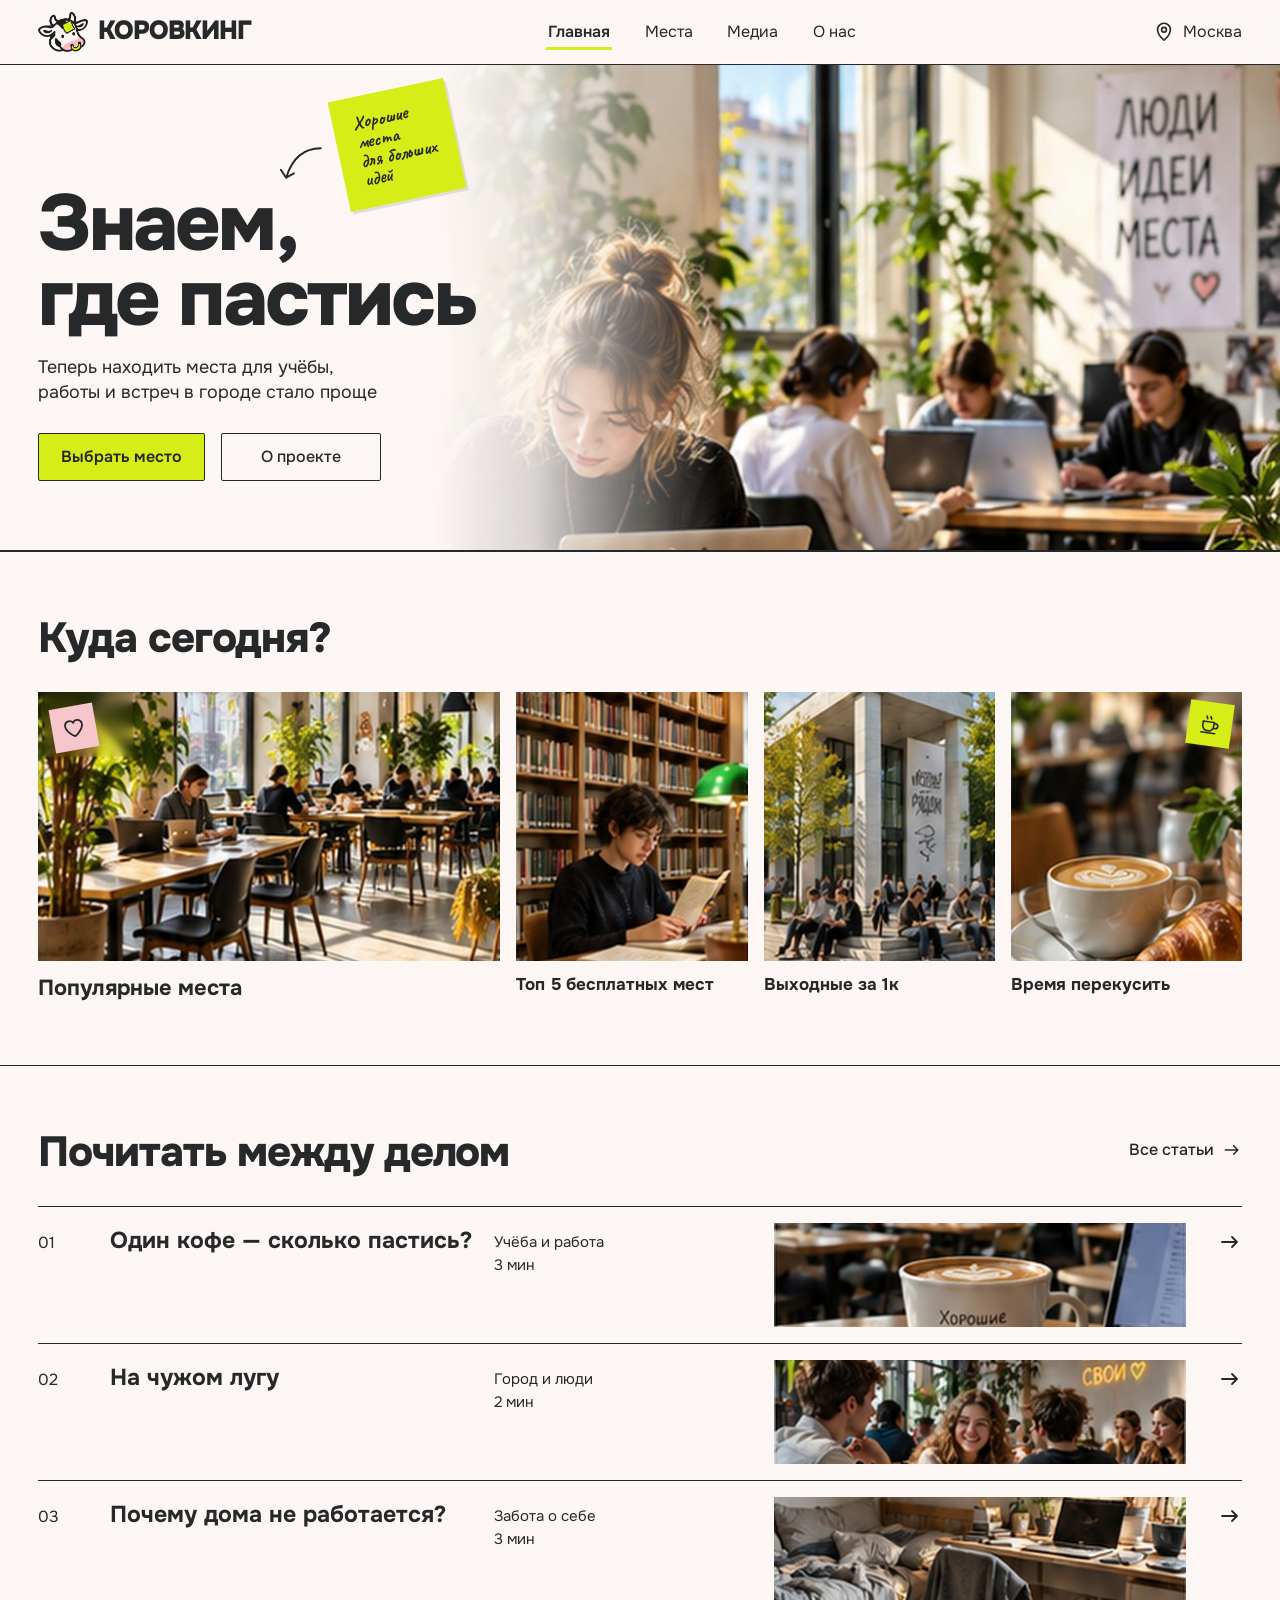
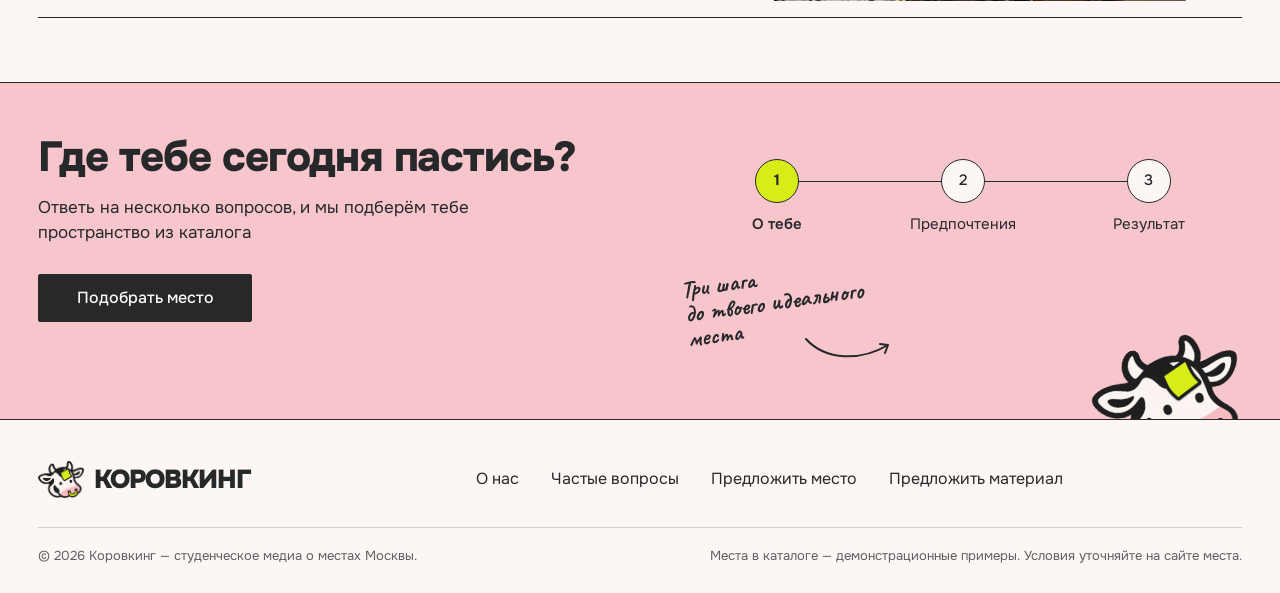
<file: index.html>
<!doctype html>
<html lang="ru">
<head>
  <meta charset="utf-8">
  <meta name="viewport" content="width=device-width, initial-scale=1">
  <title>Коровкинг — места Москвы для учёбы, работы и встреч</title>
  <meta name="description" content="Студенческое медиа и каталог мест Москвы, где удобно учиться, работать и встречаться с командой.">
  <meta name="theme-color" content="#FCF7F4">
  <link rel="icon" type="image/png" href="assets/brand/favicon.png">
  <link rel="apple-touch-icon" href="assets/brand/apple-touch-icon.png">
  <link rel="preconnect" href="https://fonts.googleapis.com">
  <link rel="preconnect" href="https://fonts.gstatic.com" crossorigin>
  <link rel="stylesheet" href="https://fonts.googleapis.com/css2?family=Caveat:wght@600;700&family=Onest:wght@400;500;600;700;800;900&display=swap">
  <link rel="stylesheet" href="css/base.css">
  <link rel="stylesheet" href="css/pages.css">
</head>
<body data-page="home">
  <div data-site-header></div>

  <main id="main">
    <!-- 1. Первый экран -->
    <section class="hero" aria-labelledby="hero-title">
      <div class="hero__media">
        <img src="assets/images/hero-home.jpg" alt="Студентка конспектирует за ноутбуком со стикерами в светлом коворкинге" width="739" height="651" fetchpriority="high">
      </div>
      <div class="container hero__inner">
        <div class="hero__text">
          <p class="sticker hero__sticker" aria-hidden="true">Хорошие<br>места<br>для больших<br>идей</p>
          <svg class="hero__arrow" viewBox="0 0 60 50" aria-hidden="true"><path d="M54 6C38 6 22 14 14 40m0 0-6-9m6 9 9-5" fill="none" stroke="currentColor" stroke-width="2.2" stroke-linecap="round" stroke-linejoin="round"/></svg>
          <h1 class="h-display" id="hero-title">Знаем,<br>где пастись</h1>
          <p class="hero__lead">Теперь находить места для учёбы, работы и&nbsp;встреч в городе стало проще</p>
          <div class="hero__actions">
            <a class="btn btn--lime" href="places.html">Выбрать место</a>
            <a class="btn" href="about.html">О проекте</a>
          </div>
        </div>
      </div>
    </section>

    <!-- 2. Куда сегодня? -->
    <section class="section picks" aria-labelledby="picks-title">
      <div class="container">
        <h2 class="h2 section__title" id="picks-title">Куда сегодня?</h2>
        <ul class="picks__grid" role="list">
          <li class="pick pick--wide">
            <a class="pick__link" href="places.html?sort=popular">
              <span class="pick__media">
                <img src="assets/images/pick-popular.jpg" alt="Большой светлый зал, где люди работают за ноутбуками" width="459" height="346" loading="lazy">
                <span class="pick__sticker pick__sticker--heart" aria-hidden="true"><svg viewBox="0 0 24 24"><path d="M12 20.3S3.5 15.2 3.5 9.1A4.6 4.6 0 0 1 12 6.6a4.6 4.6 0 0 1 8.5 2.5c0 6.1-8.5 11.2-8.5 11.2Z" fill="none" stroke="currentColor" stroke-width="1.8"/></svg></span>
              </span>
              <span class="pick__title">Популярные места</span>
            </a>
          </li>
          <li class="pick">
            <a class="pick__link" href="places.html?free=1&amp;sort=popular">
              <span class="pick__media"><img src="assets/images/pick-free.jpg" alt="Студент читает книгу за столом в библиотеке" width="237" height="346" loading="lazy"></span>
              <span class="pick__title" data-free-title>Бесплатные места</span>
            </a>
          </li>
          <li class="pick">
            <a class="pick__link" href="places.html?weekend=1&amp;budget=1000&amp;sort=popular">
              <span class="pick__media"><img src="assets/images/pick-weekend.jpg" alt="Люди сидят на ступенях светлого культурного центра" width="237" height="346" loading="lazy"></span>
              <span class="pick__title">Выходные за 1к</span>
            </a>
          </li>
          <li class="pick">
            <a class="pick__link" href="places.html?cat=food&amp;sort=popular">
              <span class="pick__media">
                <img src="assets/images/pick-snack.jpg" alt="Капучино и круассан на столике кафе" width="237" height="346" loading="lazy">
                <span class="pick__sticker pick__sticker--cup" aria-hidden="true"><svg viewBox="0 0 24 24"><path d="M5 10h11v4a5 5 0 0 1-5 5h-1a5 5 0 0 1-5-5v-4Zm11 1h1.5a2.5 2.5 0 0 1 0 5H15.5M8 4.5c0 1.2 1 1.3 1 2.5m3-2.5c0 1.2 1 1.3 1 2.5M4 21h14" fill="none" stroke="currentColor" stroke-width="1.6" stroke-linecap="round"/></svg></span>
              </span>
              <span class="pick__title">Время перекусить</span>
            </a>
          </li>
        </ul>
      </div>
    </section>

    <!-- 3. Почитать между делом -->
    <section class="section reads" aria-labelledby="reads-title">
      <div class="container">
        <div class="section__head">
          <h2 class="h2" id="reads-title">Почитать между делом</h2>
          <a class="link-arrow link-arrow--plain" href="media.html">Все статьи <svg class="icon" aria-hidden="true"><use href="assets/icons/sprite.svg#i-arrow-right"></use></svg></a>
        </div>
        <ol class="read-rows" role="list" data-home-reads>
          <!-- строки статей рендерит js/home.js из data/articles.js -->
        </ol>
        <noscript><p><a href="media.html">Перейти ко всем статьям</a></p></noscript>
      </div>
    </section>

    <!-- 4. Квиз -->
    <section class="cta-pink quiz-cta" aria-labelledby="quiz-cta-title">
      <div class="container quiz-cta__inner">
        <div class="quiz-cta__text">
          <h2 class="h2" id="quiz-cta-title">Где тебе сегодня пастись?</h2>
          <p>Ответь на несколько вопросов, и мы подберём тебе пространство из каталога</p>
          <a class="btn btn--dark quiz-cta__btn" href="quiz.html">Подобрать место</a>
        </div>
        <div class="quiz-cta__steps" aria-hidden="true">
          <ol class="steps-line" role="list">
            <li class="is-current"><span>1</span>О тебе</li>
            <li><span>2</span>Предпочтения</li>
            <li><span>3</span>Результат</li>
          </ol>
          <p class="hand quiz-cta__note">Три шага<br>до твоего идеального<br>места</p>
          <svg class="quiz-cta__curve" viewBox="0 0 90 30"><path d="M2 8c20 22 55 22 82 6m0 0-8-1m8 1-3 8" fill="none" stroke="currentColor" stroke-width="2" stroke-linecap="round" stroke-linejoin="round"/></svg>
        </div>
        <img class="quiz-cta__cow" src="assets/brand/logo-cow.png" alt="" width="195" height="154" loading="lazy">
      </div>
    </section>
  </main>

  <div data-site-footer></div>

  <script src="data/places.js"></script>
  <script src="data/articles.js"></script>
  <script src="js/core.js"></script>
  <script src="js/layout.js"></script>
  <script src="js/home.js"></script>
</body>
</html>
</file>
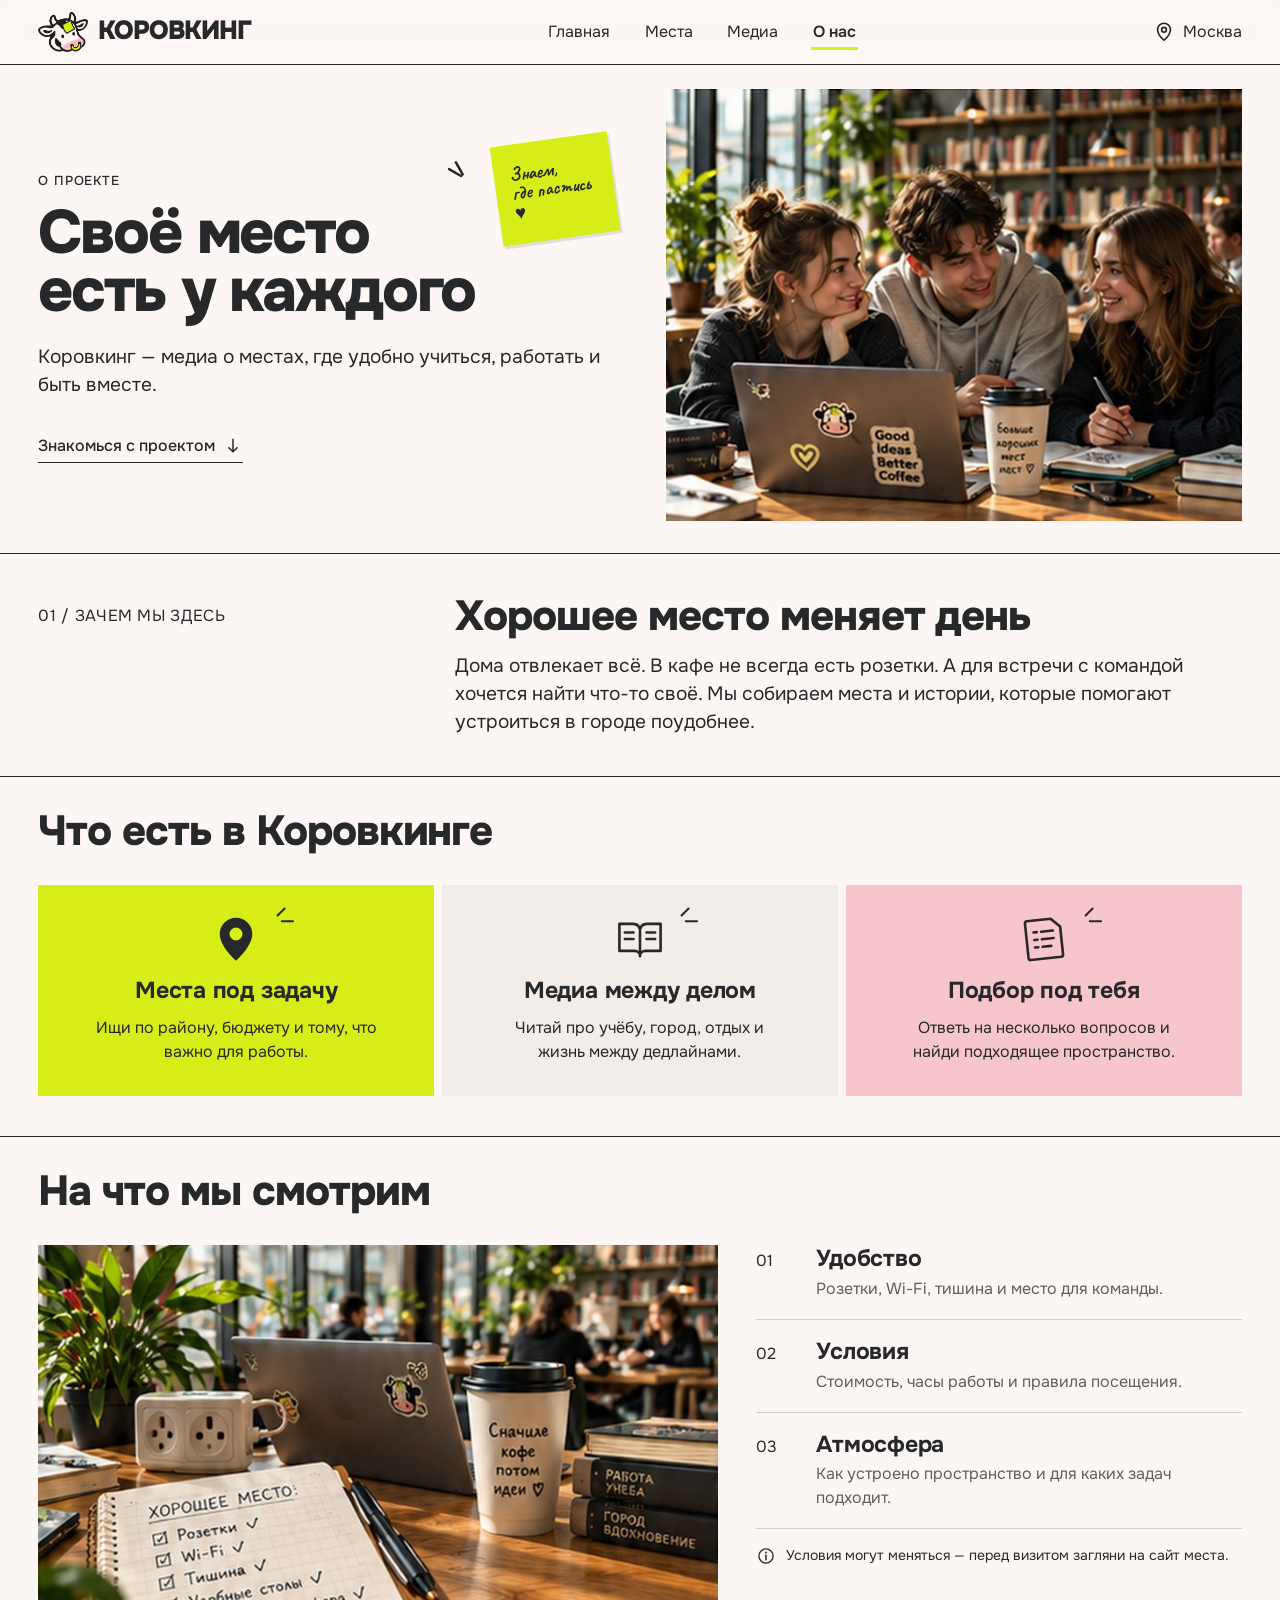
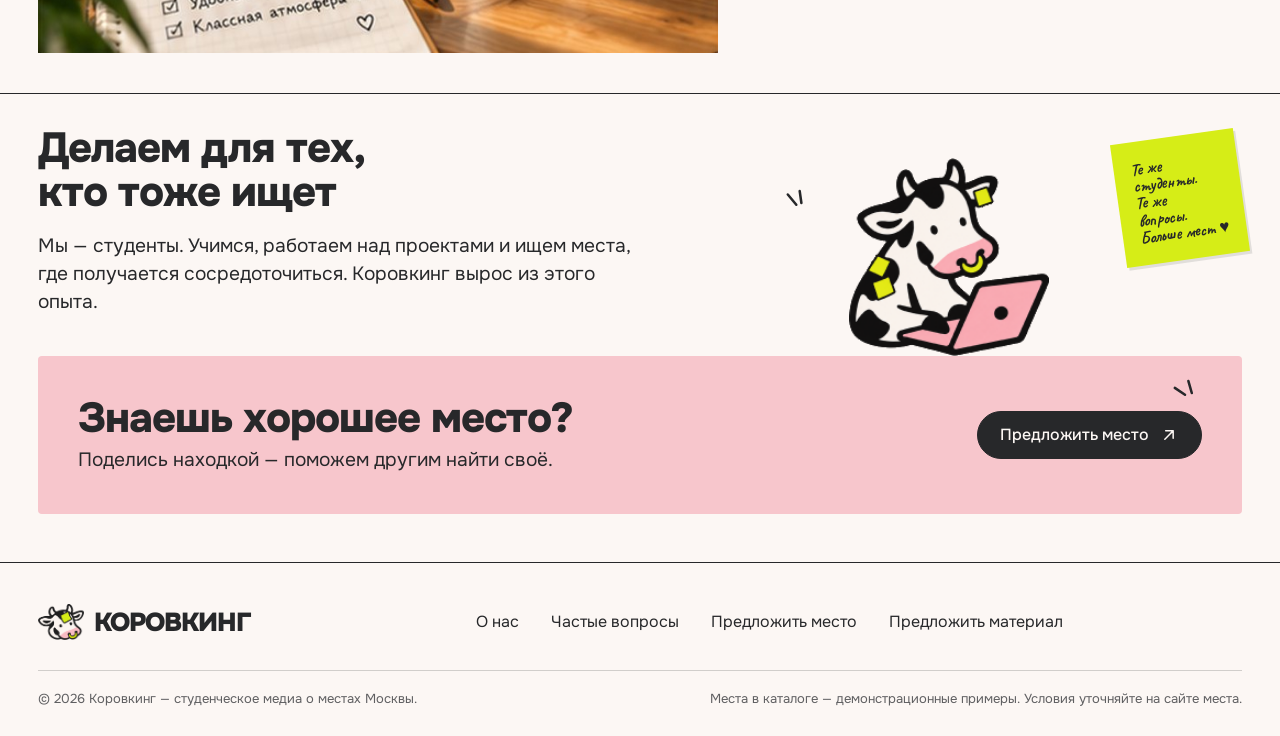
<file: about.html>
<!doctype html>
<html lang="ru">
<head>
  <meta charset="utf-8">
  <meta name="viewport" content="width=device-width, initial-scale=1">
  <title>О проекте — Коровкинг</title>
  <meta name="description" content="Коровкинг — студенческое медиа о местах Москвы, где удобно учиться, работать и быть вместе.">
  <meta name="theme-color" content="#FCF7F4">
  <link rel="icon" type="image/png" href="assets/brand/favicon.png">
  <link rel="apple-touch-icon" href="assets/brand/apple-touch-icon.png">
  <link rel="preconnect" href="https://fonts.googleapis.com">
  <link rel="preconnect" href="https://fonts.gstatic.com" crossorigin>
  <link rel="stylesheet" href="https://fonts.googleapis.com/css2?family=Caveat:wght@600;700&family=Onest:wght@400;500;600;700;800;900&display=swap">
  <link rel="stylesheet" href="css/base.css">
  <link rel="stylesheet" href="css/pages.css">
</head>
<body data-page="about">
  <div data-site-header></div>

  <main id="main">
    <!-- Своё место есть у каждого -->
    <section class="container about-hero" aria-labelledby="about-title">
      <div class="about-hero__text">
        <p class="eyebrow">О проекте</p>
        <h1 class="h-display about-hero__title" id="about-title">Своё место есть у&nbsp;каждого</h1>
        <p class="lead">Коровкинг — медиа о местах, где удобно учиться, работать и быть вместе.</p>
        <a class="link-arrow about-hero__link" href="#why">Знакомься с проектом
          <svg class="icon" aria-hidden="true"><use href="assets/icons/sprite.svg#i-arrow-down"></use></svg></a>
        <svg class="sparks about-hero__sparks" viewBox="0 0 40 40" aria-hidden="true"><path d="M6 12l14 8M14 4l8 14" stroke="currentColor" stroke-width="3" stroke-linecap="round"/></svg>
        <p class="sticker about-hero__sticker" aria-hidden="true">Знаем,<br>где пастись ♥</p>
      </div>
      <div class="about-hero__media">
        <img src="assets/images/about-hero.jpg" alt="Трое студентов смеются и работают вместе за ноутбуком в библиотеке" width="649" height="483">
      </div>
    </section>

    <!-- Хорошее место меняет день -->
    <section class="container about-why" id="why" aria-labelledby="why-title">
      <p class="about-why__label">01 / Зачем мы здесь</p>
      <div>
        <h2 class="h2" id="why-title">Хорошее место меняет день</h2>
        <p class="lead">Дома отвлекает всё. В кафе не всегда есть розетки. А для встречи с командой хочется найти что-то своё. Мы собираем места и истории, которые помогают устроиться в городе поудобнее.</p>
      </div>
    </section>

    <!-- Что есть в Коровкинге -->
    <section class="container about-features" aria-labelledby="features-title">
      <h2 class="h2 section__title" id="features-title">Что есть в Коровкинге</h2>
      <ul class="tiles" role="list">
        <li class="tile tile--lime">
          <svg class="sparks tile__sparks" viewBox="0 0 40 40" aria-hidden="true"><path d="M8 18l10-10M14 26h16" stroke="currentColor" stroke-width="3" stroke-linecap="round"/></svg>
          <svg class="tile__icon" aria-hidden="true"><use href="assets/icons/sprite.svg#i-pin-fill"></use></svg>
          <h3 class="h3"><a class="tile__link" href="places.html">Места под задачу</a></h3>
          <p>Ищи по району, бюджету и тому, что важно для работы.</p>
        </li>
        <li class="tile tile--sand">
          <svg class="sparks tile__sparks" viewBox="0 0 40 40" aria-hidden="true"><path d="M8 18l10-10M14 26h16" stroke="currentColor" stroke-width="3" stroke-linecap="round"/></svg>
          <svg class="tile__icon" aria-hidden="true"><use href="assets/icons/sprite.svg#i-book"></use></svg>
          <h3 class="h3"><a class="tile__link" href="media.html">Медиа между делом</a></h3>
          <p>Читай про учёбу, город, отдых и жизнь между дедлайнами.</p>
        </li>
        <li class="tile tile--pink">
          <svg class="sparks tile__sparks" viewBox="0 0 40 40" aria-hidden="true"><path d="M8 18l10-10M14 26h16" stroke="currentColor" stroke-width="3" stroke-linecap="round"/></svg>
          <svg class="tile__icon" aria-hidden="true"><use href="assets/icons/sprite.svg#i-checklist"></use></svg>
          <h3 class="h3"><a class="tile__link" href="quiz.html">Подбор под тебя</a></h3>
          <p>Ответь на несколько вопросов и найди подходящее пространство.</p>
        </li>
      </ul>
    </section>

    <!-- На что мы смотрим -->
    <section class="container about-criteria" aria-labelledby="criteria-title">
      <h2 class="h2 section__title" id="criteria-title">На что мы смотрим</h2>
      <div class="about-criteria__grid">
        <div class="about-criteria__media">
          <img src="assets/images/about-checklist.jpg" alt="Стол с ноутбуком, удлинителем, кофе и чек-листом: розетки, Wi-Fi, тишина, удобные столы, атмосфера" width="775" height="469" loading="lazy">
        </div>
        <div>
          <ol class="criteria" role="list">
            <li><span class="criteria__num">01</span><div><h3 class="h3">Удобство</h3><p>Розетки, Wi-Fi, тишина и место для команды.</p></div></li>
            <li><span class="criteria__num">02</span><div><h3 class="h3">Условия</h3><p>Стоимость, часы работы и правила посещения.</p></div></li>
            <li><span class="criteria__num">03</span><div><h3 class="h3">Атмосфера</h3><p>Как устроено пространство и для каких задач подходит.</p></div></li>
          </ol>
          <p class="notice criteria__note"><svg class="icon" aria-hidden="true"><use href="assets/icons/sprite.svg#i-info"></use></svg><span>Условия могут меняться — перед визитом загляни на сайт места.</span></p>
        </div>
      </div>
    </section>

    <!-- Делаем для тех, кто тоже ищет -->
    <section class="container about-us" aria-labelledby="us-title">
      <div class="about-us__text">
        <h2 class="h2" id="us-title">Делаем для тех,<br>кто тоже ищет</h2>
        <p class="lead">Мы — студенты. Учимся, работаем над проектами и ищем места, где получается сосредоточиться. Коровкинг вырос из этого опыта.</p>
      </div>
      <div class="about-us__art" aria-hidden="true">
        <svg class="sparks about-us__sparks" viewBox="0 0 40 40"><path d="M8 10l10 12M22 6l2 14" stroke="currentColor" stroke-width="3" stroke-linecap="round"/></svg>
        <img src="assets/brand/mascot-laptop.png" alt="" width="182" height="180" loading="lazy">
        <p class="sticker about-us__sticker">Те же<br>студенты.<br>Те же<br>вопросы.<br>Больше мест ♥</p>
      </div>
    </section>

    <!-- Знаешь хорошее место? -->
    <section class="container suggest-cta-wrap" aria-labelledby="suggest-title">
      <div class="cta-pink suggest-cta">
        <div>
          <h2 class="h2" id="suggest-title">Знаешь хорошее место?</h2>
          <p class="lead">Поделись находкой — поможем другим найти своё.</p>
        </div>
        <button type="button" class="btn btn--dark btn--pill" data-open-form="place">Предложить место
          <svg class="icon" aria-hidden="true"><use href="assets/icons/sprite.svg#i-arrow-up-right"></use></svg></button>
        <svg class="sparks suggest-cta__sparks" viewBox="0 0 40 40" aria-hidden="true"><path d="M8 14l12 8M24 6l4 14" stroke="currentColor" stroke-width="3" stroke-linecap="round"/></svg>
      </div>
    </section>
  </main>

  <div data-site-footer></div>

  <script src="data/places.js"></script>
  <script src="data/articles.js"></script>
  <script src="js/core.js"></script>
  <script src="js/layout.js"></script>
</body>
</html>
</file>
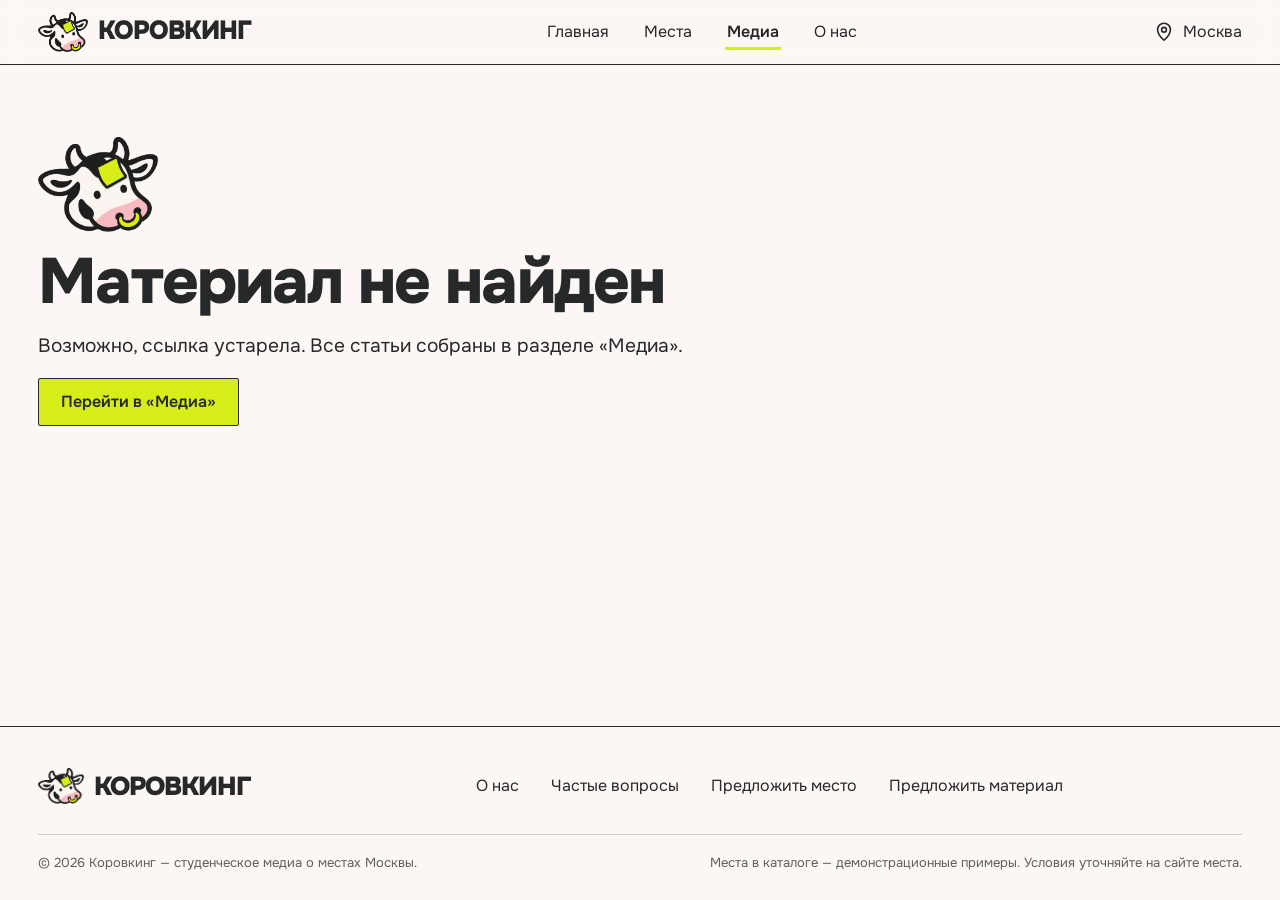
<file: article.html>
<!doctype html>
<html lang="ru">
<head>
  <meta charset="utf-8">
  <meta name="viewport" content="width=device-width, initial-scale=1">
  <title>Статья — Коровкинг</title>
  <meta name="description" content="Материал студенческого медиа «Коровкинг».">
  <meta name="theme-color" content="#FCF7F4">
  <link rel="icon" type="image/png" href="assets/brand/favicon.png">
  <link rel="apple-touch-icon" href="assets/brand/apple-touch-icon.png">
  <link rel="preconnect" href="https://fonts.googleapis.com">
  <link rel="preconnect" href="https://fonts.gstatic.com" crossorigin>
  <link rel="stylesheet" href="https://fonts.googleapis.com/css2?family=Caveat:wght@600;700&family=Onest:wght@400;500;600;700;800;900&display=swap">
  <link rel="stylesheet" href="css/base.css">
  <link rel="stylesheet" href="css/pages.css">
</head>
<body data-page="article">
  <div data-site-header></div>

  <main id="main" data-article-root>
    <!-- содержимое рендерит js/article.js по параметру ?id= -->
    <div class="container"><p class="loading">Загружаем материал…</p></div>
    <noscript><div class="container"><p>Для чтения включите JavaScript или вернитесь <a href="media.html">в «Медиа»</a>.</p></div></noscript>
  </main>

  <div data-site-footer></div>

  <script src="data/places.js"></script>
  <script src="data/articles.js"></script>
  <script src="js/core.js"></script>
  <script src="js/layout.js"></script>
  <script src="js/article.js"></script>
</body>
</html>
</file>
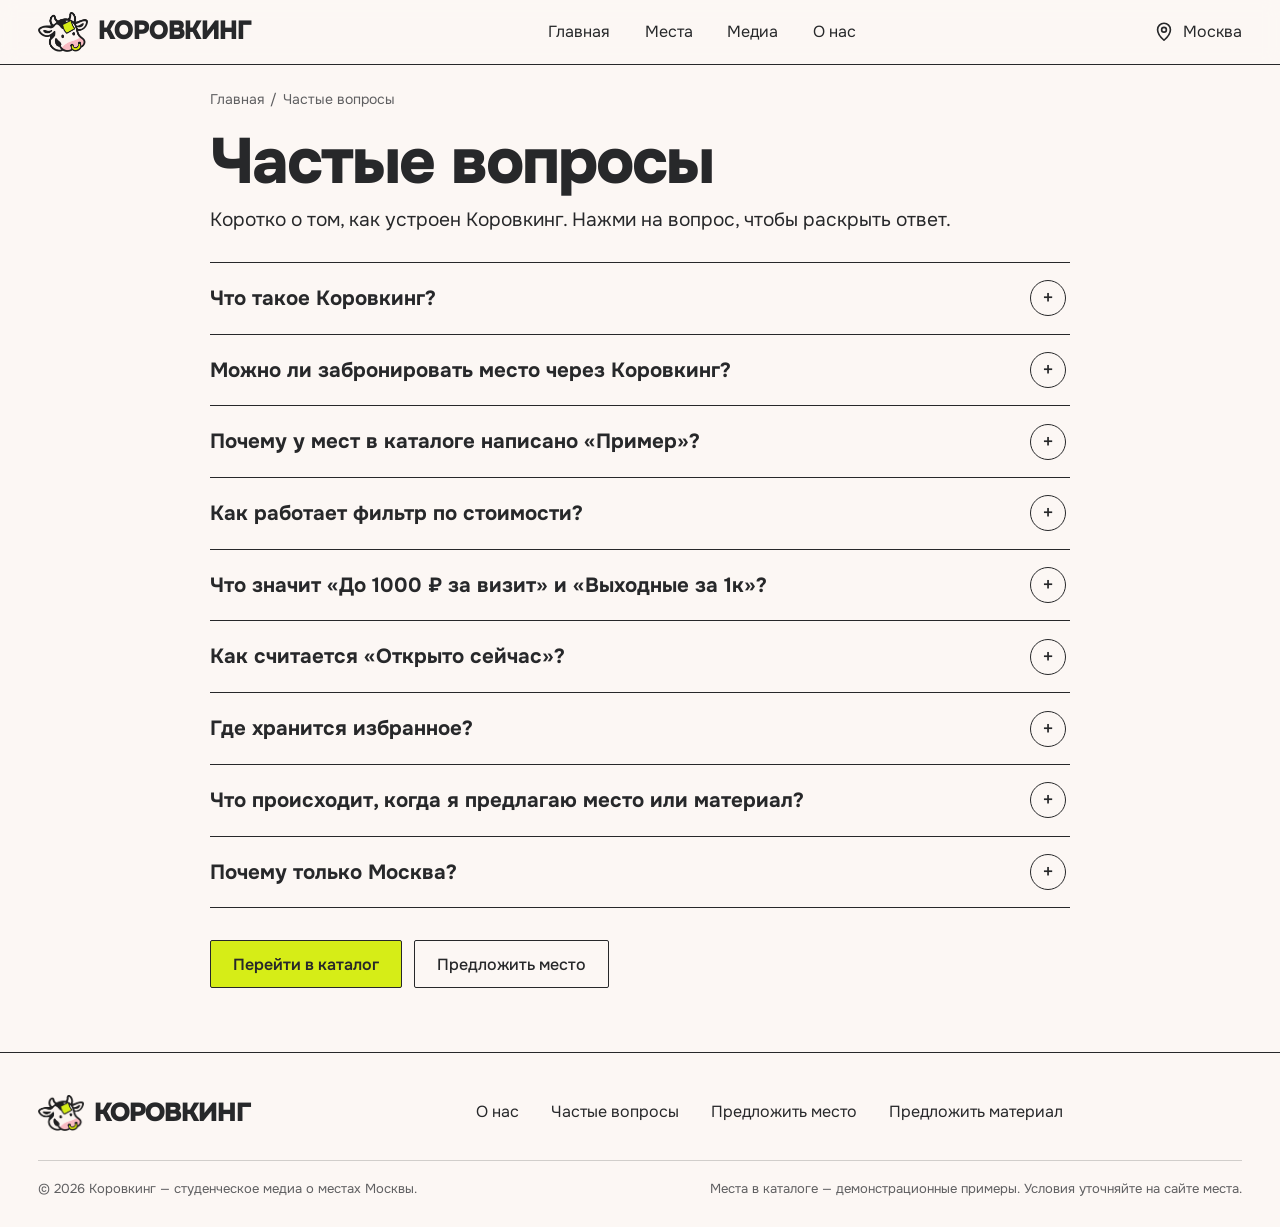
<file: faq.html>
<!doctype html>
<html lang="ru">
<head>
  <meta charset="utf-8">
  <meta name="viewport" content="width=device-width, initial-scale=1">
  <title>Частые вопросы — Коровкинг</title>
  <meta name="description" content="Ответы на частые вопросы о Коровкинге: каталог, стоимость, избранное, формы.">
  <meta name="theme-color" content="#FCF7F4">
  <link rel="icon" type="image/png" href="assets/brand/favicon.png">
  <link rel="apple-touch-icon" href="assets/brand/apple-touch-icon.png">
  <link rel="preconnect" href="https://fonts.googleapis.com">
  <link rel="preconnect" href="https://fonts.gstatic.com" crossorigin>
  <link rel="stylesheet" href="https://fonts.googleapis.com/css2?family=Caveat:wght@600;700&family=Onest:wght@400;500;600;700;800;900&display=swap">
  <link rel="stylesheet" href="css/base.css">
  <link rel="stylesheet" href="css/pages.css">
</head>
<body data-page="faq">
  <div data-site-header></div>

  <main id="main">
    <div class="container faq">
      <nav class="breadcrumbs" aria-label="Хлебные крошки"><ol>
        <li><a href="index.html">Главная</a></li><li aria-current="page">Частые вопросы</li>
      </ol></nav>
      <header class="faq__head">
        <h1 class="h1">Частые вопросы</h1>
        <p class="lead">Коротко о том, как устроен Коровкинг. Нажми на вопрос, чтобы раскрыть ответ.</p>
      </header>

      <div class="faq__list">
        <details class="faq-item">
          <summary>Что такое Коровкинг?</summary>
          <div class="faq-item__body">
            <p>Студенческое медиа и каталог мест Москвы, где удобно учиться, работать и встречаться с командой. Мы помогаем выбрать пространство и пишем про город, учёбу, работу и отдых.</p>
          </div>
        </details>
        <details class="faq-item">
          <summary>Можно ли забронировать место через Коровкинг?</summary>
          <div class="faq-item__body">
            <p>Нет. Мы не бронируем и не принимаем оплату — только помогаем выбрать. У настоящих мест в карточке есть кнопка «Перейти на сайт места»: бронирование и условия — там.</p>
          </div>
        </details>
        <details class="faq-item">
          <summary>Почему у мест в каталоге написано «Пример»?</summary>
          <div class="faq-item__body">
            <p>Сейчас каталог заполнен демонстрационными карточками, чтобы показать, как работают поиск, фильтры, карта и подбор. Их названия, цены и расписания придуманы, поэтому у них нет адресов и ссылок на сайты. Фотографии — визуальные примеры.</p>
          </div>
        </details>
        <details class="faq-item">
          <summary>Как работает фильтр по стоимости?</summary>
          <div class="faq-item__body">
            <p>У мест разные способы оплаты, и мы их не смешиваем:</p>
            <ul>
              <li><strong>₽ в час</strong> — коворкинги и антикафе;</li>
              <li><strong>средний чек</strong> — кафе, кофейни, пекарни и столовые;</li>
              <li><strong>вход</strong> — культурные пространства с билетом.</li>
            </ul>
            <p>Диапазон «от — до» сравнивает только места с выбранной единицей. Бесплатные места попадают в результат, если нижняя граница не указана.</p>
          </div>
        </details>
        <details class="faq-item">
          <summary>Что значит «До 1000 ₽ за визит» и «Выходные за 1к»?</summary>
          <div class="faq-item__body">
            <p>Это оценка одного визита: для кафе — средний чек, для мест с билетом — цена входа, для почасовых мест — два часа. «Выходные за 1к» дополнительно показывает только места, которые работают в субботу или воскресенье.</p>
          </div>
        </details>
        <details class="faq-item">
          <summary>Как считается «Открыто сейчас»?</summary>
          <div class="faq-item__body">
            <p>По расписанию из карточки и московскому времени, даже если ты сейчас в другом часовом поясе. Учитываются интервалы через полночь: если место работает с 12:00 до 02:00, в час ночи оно будет считаться открытым.</p>
          </div>
        </details>
        <details class="faq-item">
          <summary>Где хранится избранное?</summary>
          <div class="faq-item__body">
            <p>Только в твоём браузере (localStorage) на этом устройстве. Мы его не видим. Если очистить данные сайта или открыть другой браузер, избранное будет пустым.</p>
          </div>
        </details>
        <details class="faq-item">
          <summary>Что происходит, когда я предлагаю место или материал?</summary>
          <div class="faq-item__body">
            <p>Пока у сайта нет сервера, поэтому заявки никуда не отправляются. Форма сохраняет черновик на этом устройстве и предлагает скачать его текстовым файлом. Когда приём заявок заработает, мы напишем об этом здесь.</p>
          </div>
        </details>
        <details class="faq-item">
          <summary>Почему только Москва?</summary>
          <div class="faq-item__body">
            <p>Мы начинаем с города, где учимся сами. Другие города появятся, когда сможем рассказывать о них так же подробно.</p>
          </div>
        </details>
      </div>

      <div class="faq__actions">
        <a class="btn btn--lime" href="places.html">Перейти в каталог</a>
        <button type="button" class="btn" data-open-form="place">Предложить место</button>
      </div>
    </div>
  </main>

  <div data-site-footer></div>

  <script src="data/places.js"></script>
  <script src="data/articles.js"></script>
  <script src="js/core.js"></script>
  <script src="js/layout.js"></script>
</body>
</html>
</file>
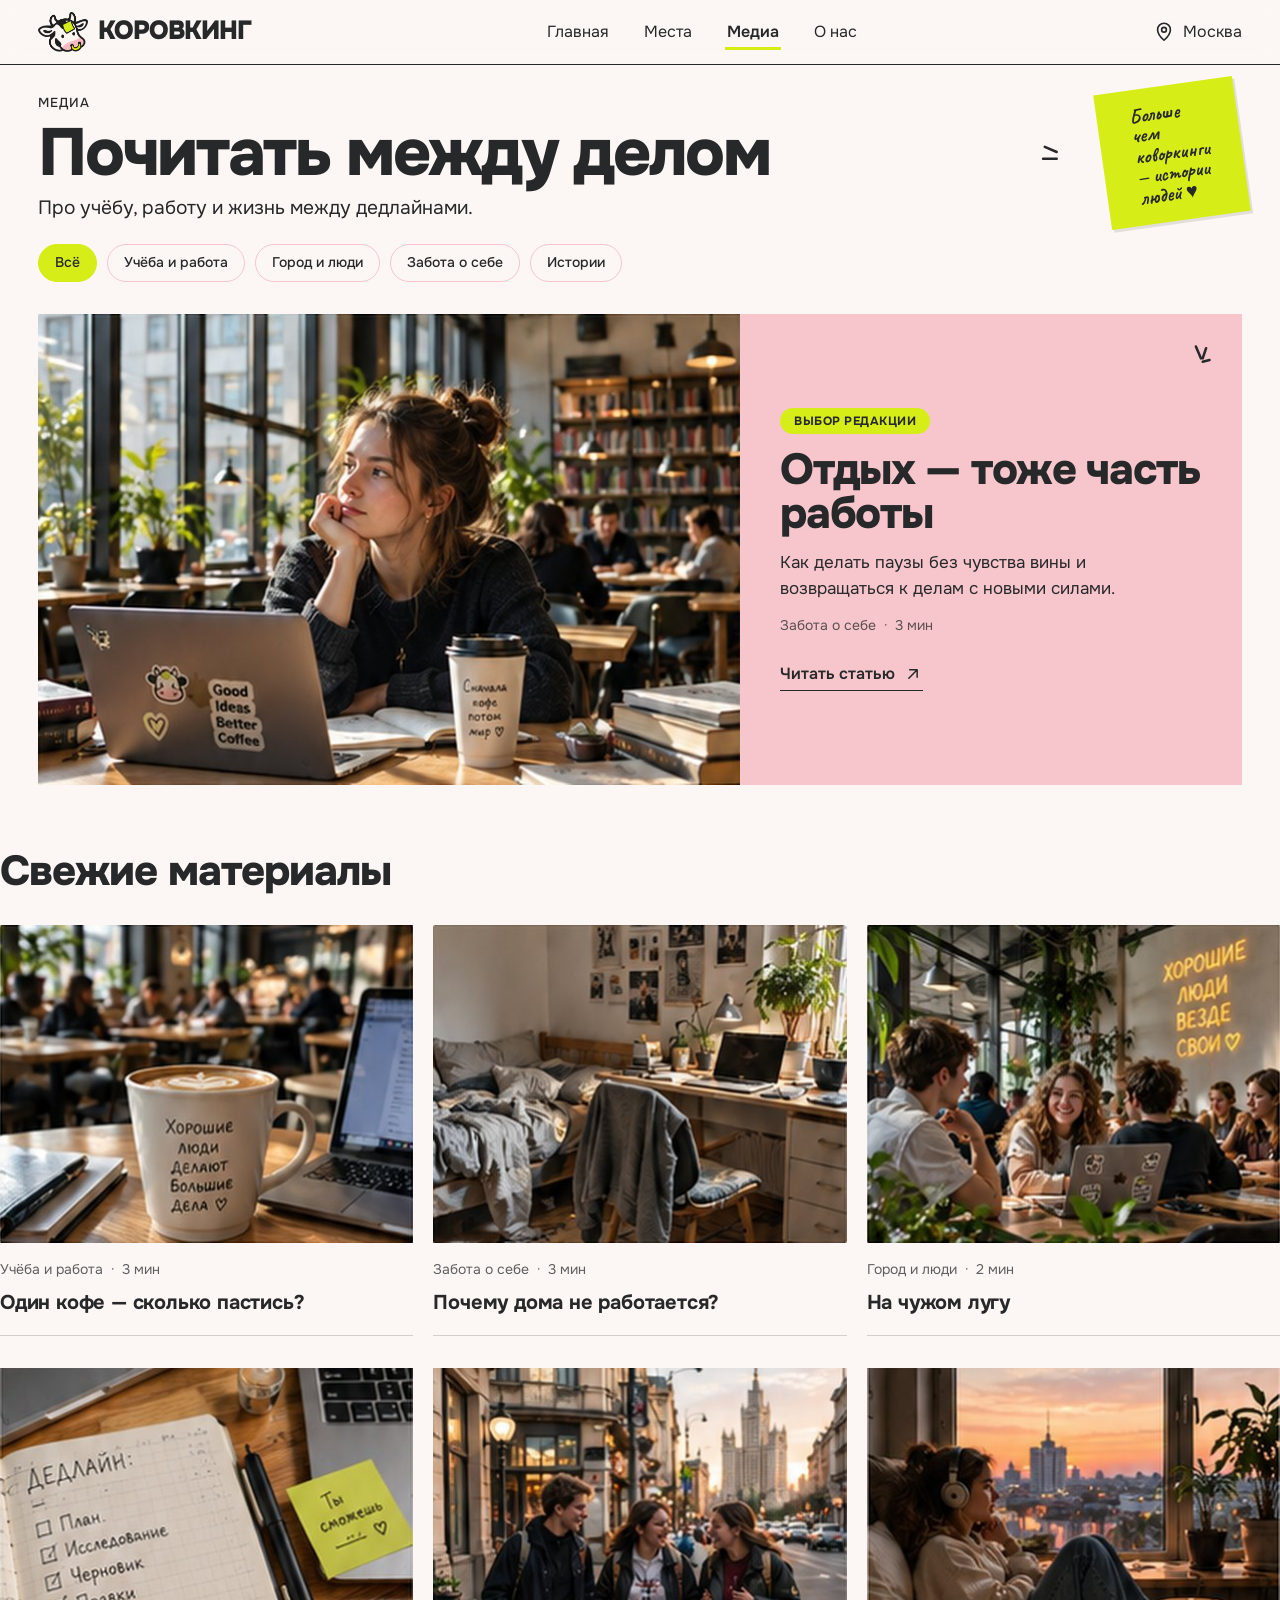
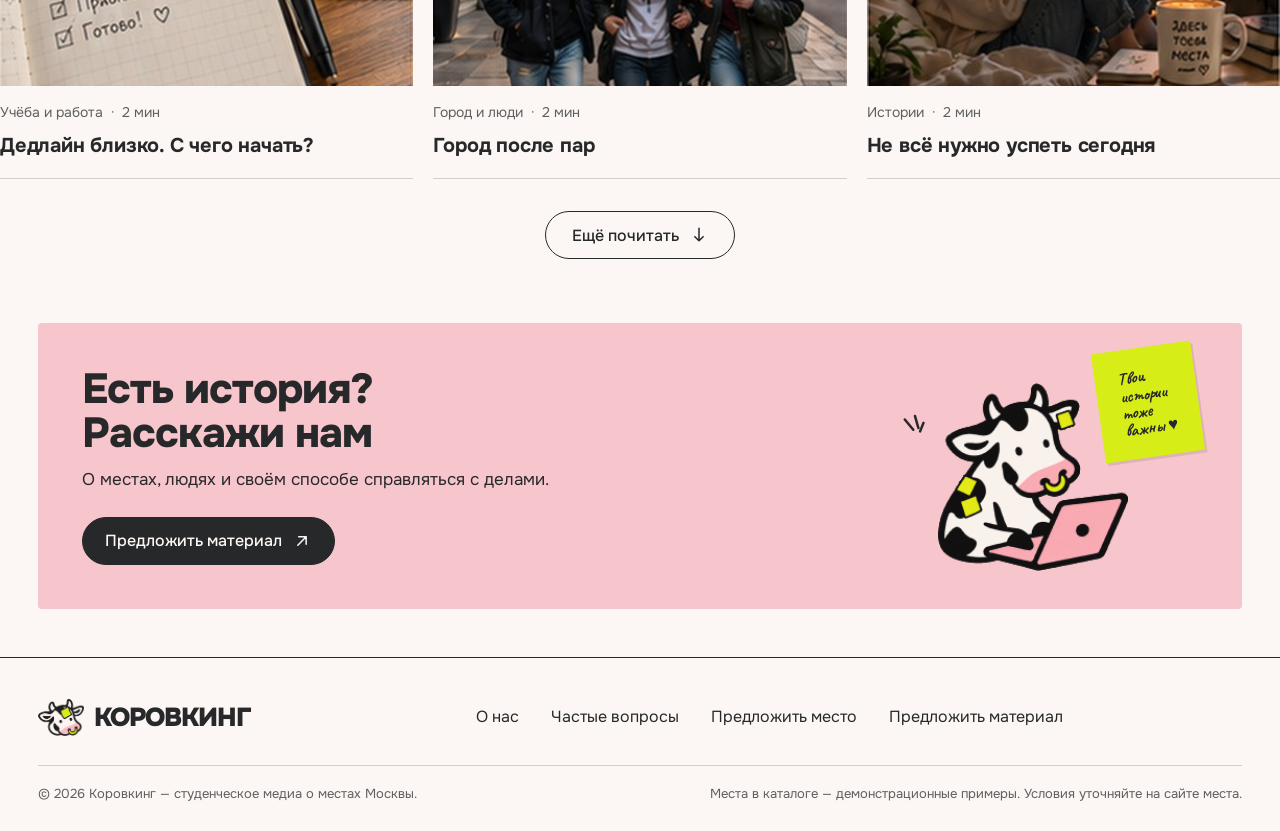
<file: media.html>
<!doctype html>
<html lang="ru">
<head>
  <meta charset="utf-8">
  <meta name="viewport" content="width=device-width, initial-scale=1">
  <title>Медиа — Коровкинг</title>
  <meta name="description" content="Про учёбу, работу и жизнь между дедлайнами: материалы студенческого медиа «Коровкинг».">
  <meta name="theme-color" content="#FCF7F4">
  <link rel="icon" type="image/png" href="assets/brand/favicon.png">
  <link rel="apple-touch-icon" href="assets/brand/apple-touch-icon.png">
  <link rel="preconnect" href="https://fonts.googleapis.com">
  <link rel="preconnect" href="https://fonts.gstatic.com" crossorigin>
  <link rel="stylesheet" href="https://fonts.googleapis.com/css2?family=Caveat:wght@600;700&family=Onest:wght@400;500;600;700;800;900&display=swap">
  <link rel="stylesheet" href="css/base.css">
  <link rel="stylesheet" href="css/pages.css">
</head>
<body data-page="media">
  <div data-site-header></div>

  <main id="main">
    <section class="container media-head" aria-labelledby="media-title">
      <p class="eyebrow">Медиа</p>
      <h1 class="h-display media-head__title" id="media-title">Почитать между делом</h1>
      <p class="lead">Про учёбу, работу и жизнь между дедлайнами.</p>
      <div class="rubrics" role="group" aria-label="Рубрики" data-rubrics>
        <button type="button" class="chip chip--outline" data-rubric="all" aria-pressed="true">Всё</button>
        <button type="button" class="chip chip--outline" data-rubric="study" aria-pressed="false">Учёба и работа</button>
        <button type="button" class="chip chip--outline" data-rubric="city" aria-pressed="false">Город и люди</button>
        <button type="button" class="chip chip--outline" data-rubric="care" aria-pressed="false">Забота о себе</button>
        <button type="button" class="chip chip--outline" data-rubric="stories" aria-pressed="false">Истории</button>
      </div>
      <svg class="sparks media-head__sparks" viewBox="0 0 40 40" aria-hidden="true"><path d="M8 14l14 6M6 28h16" stroke="currentColor" stroke-width="3" stroke-linecap="round"/></svg>
      <p class="sticker media-head__sticker" aria-hidden="true">Больше<br>чем<br>коворкинги<br>— истории<br>людей ♥</p>
    </section>

    <section class="container" aria-label="Выбор редакции" data-featured-wrap>
      <div data-featured></div>
    </section>

    <section class="container section media-feed" aria-labelledby="feed-title">
      <h2 class="h2 section__title" id="feed-title" data-feed-title>Свежие материалы</h2>
      <p class="media-feed__count visually-hidden" aria-live="polite" data-feed-count></p>
      <div class="article-grid" data-feed></div>
      <div class="media-feed__more">
        <button type="button" class="btn btn--pill" data-more>Ещё почитать
          <svg class="icon" aria-hidden="true"><use href="assets/icons/sprite.svg#i-arrow-down"></use></svg></button>
      </div>
    </section>

    <section class="container story-cta-wrap" aria-labelledby="story-title">
      <div class="cta-pink story-cta">
        <div class="story-cta__text">
          <h2 class="h2" id="story-title">Есть история?<br>Расскажи нам</h2>
          <p>О местах, людях и своём способе справляться с делами.</p>
          <button type="button" class="btn btn--dark btn--pill" data-open-form="material">Предложить материал
            <svg class="icon" aria-hidden="true"><use href="assets/icons/sprite.svg#i-arrow-up-right"></use></svg></button>
        </div>
        <div class="story-cta__art" aria-hidden="true">
          <svg class="sparks story-cta__sparks" viewBox="0 0 40 40"><path d="M8 10l10 12M20 6l4 14M30 14l-4 10" stroke="currentColor" stroke-width="3" stroke-linecap="round"/></svg>
          <img src="assets/brand/mascot-laptop.png" alt="" width="182" height="180" loading="lazy">
          <p class="sticker story-cta__sticker">Твои<br>истории<br>тоже<br>важны ♥</p>
        </div>
      </div>
    </section>
  </main>

  <div data-site-footer></div>

  <script src="data/places.js"></script>
  <script src="data/articles.js"></script>
  <script src="js/core.js"></script>
  <script src="js/layout.js"></script>
  <script src="js/media.js"></script>
</body>
</html>
</file>
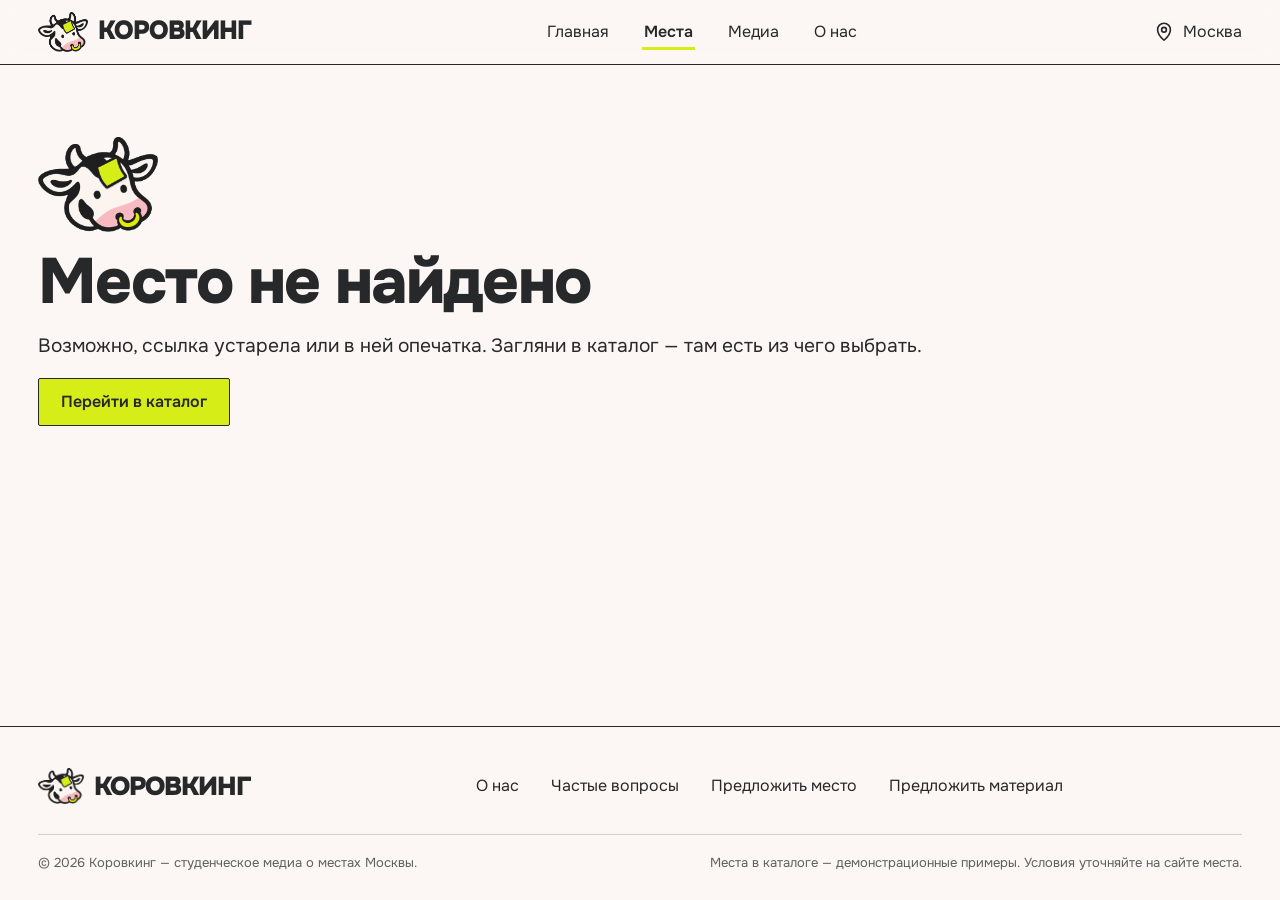
<file: place.html>
<!doctype html>
<html lang="ru">
<head>
  <meta charset="utf-8">
  <meta name="viewport" content="width=device-width, initial-scale=1">
  <title>Место — Коровкинг</title>
  <meta name="description" content="Карточка места: описание, расписание, стоимость, удобства и похожие места.">
  <meta name="theme-color" content="#FCF7F4">
  <link rel="icon" type="image/png" href="assets/brand/favicon.png">
  <link rel="apple-touch-icon" href="assets/brand/apple-touch-icon.png">
  <link rel="preconnect" href="https://fonts.googleapis.com">
  <link rel="preconnect" href="https://fonts.gstatic.com" crossorigin>
  <link rel="stylesheet" href="https://fonts.googleapis.com/css2?family=Caveat:wght@600;700&family=Onest:wght@400;500;600;700;800;900&display=swap">
  <link rel="stylesheet" href="css/base.css">
  <link rel="stylesheet" href="css/pages.css">
</head>
<body data-page="place">
  <div data-site-header></div>

  <main id="main" data-place-root>
    <!-- содержимое рендерит js/place.js по параметру ?id= -->
    <div class="container"><p class="loading">Загружаем место…</p></div>
    <noscript><div class="container"><p>Для просмотра карточки включите JavaScript или перейдите <a href="places.html">в каталог</a>.</p></div></noscript>
  </main>

  <div data-site-footer></div>

  <script src="data/places.js"></script>
  <script src="data/articles.js"></script>
  <script src="js/core.js"></script>
  <script src="js/layout.js"></script>
  <script src="js/place.js"></script>
</body>
</html>
</file>
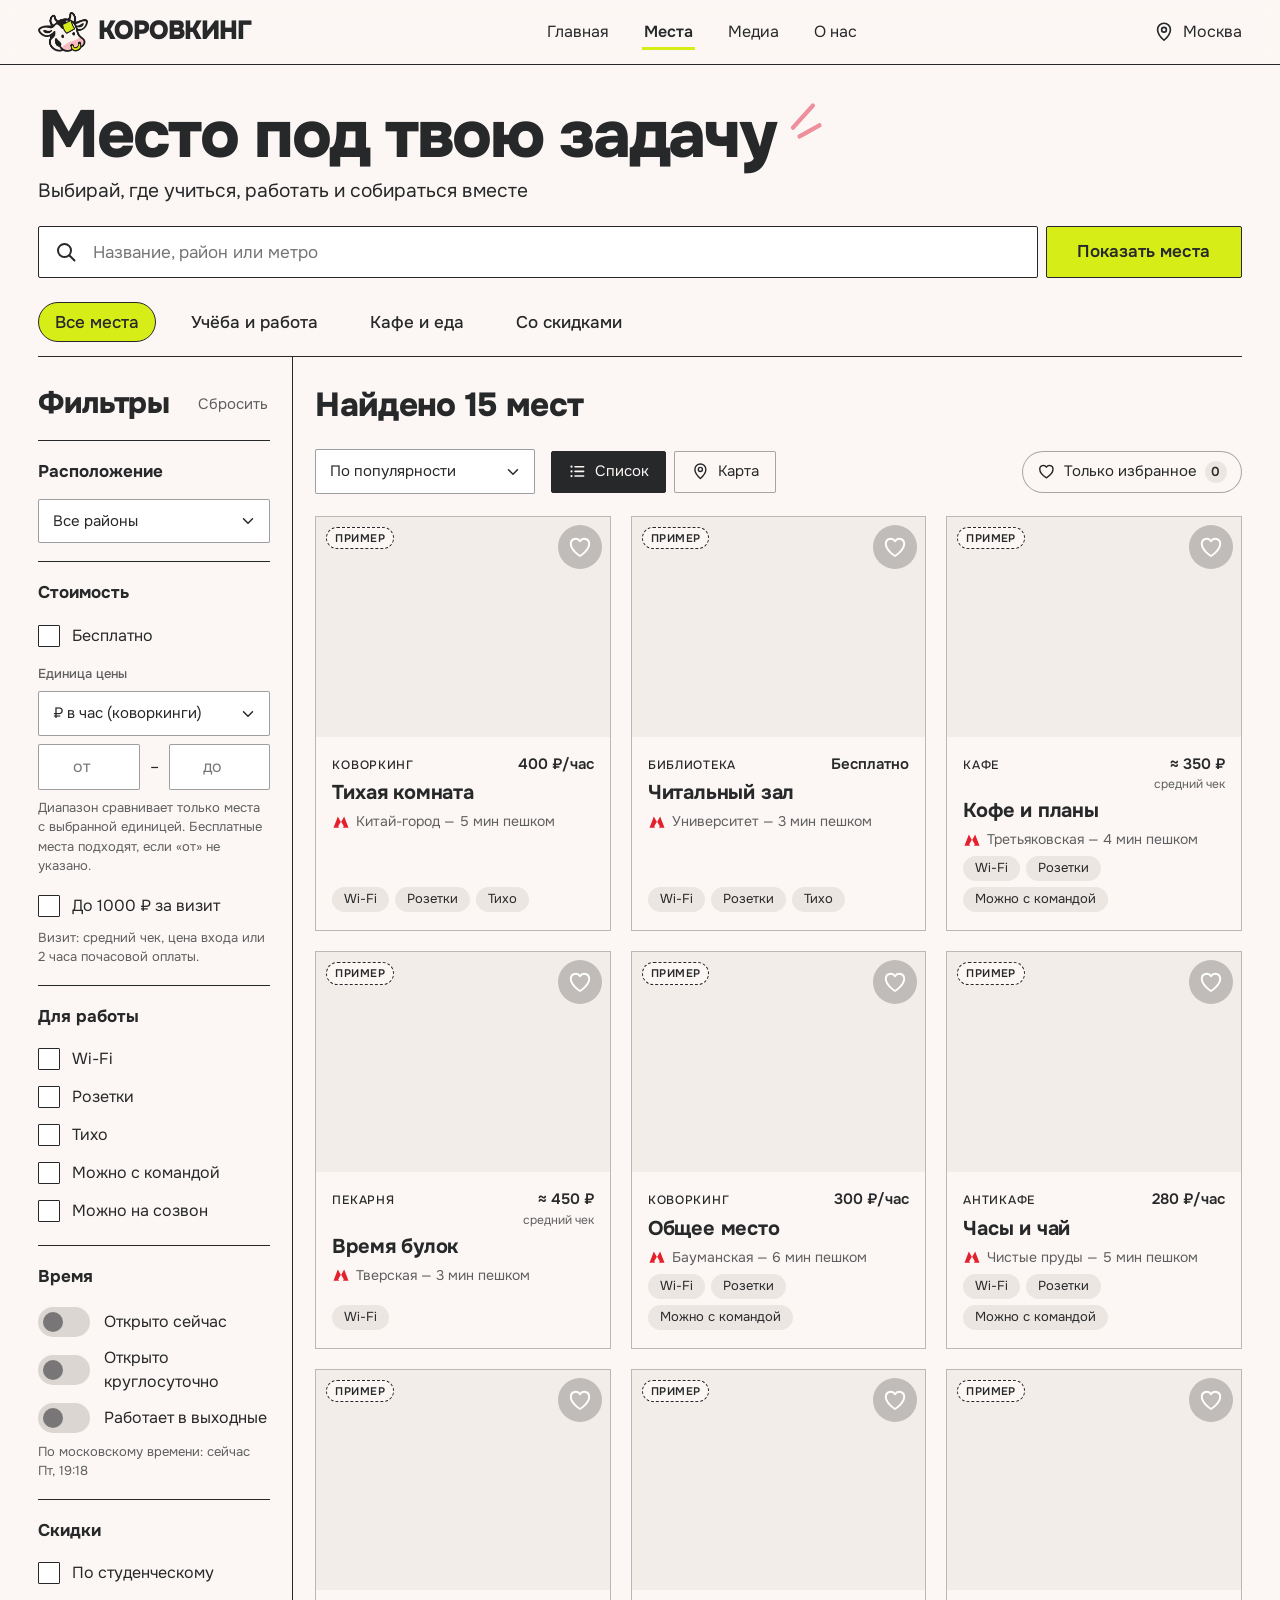
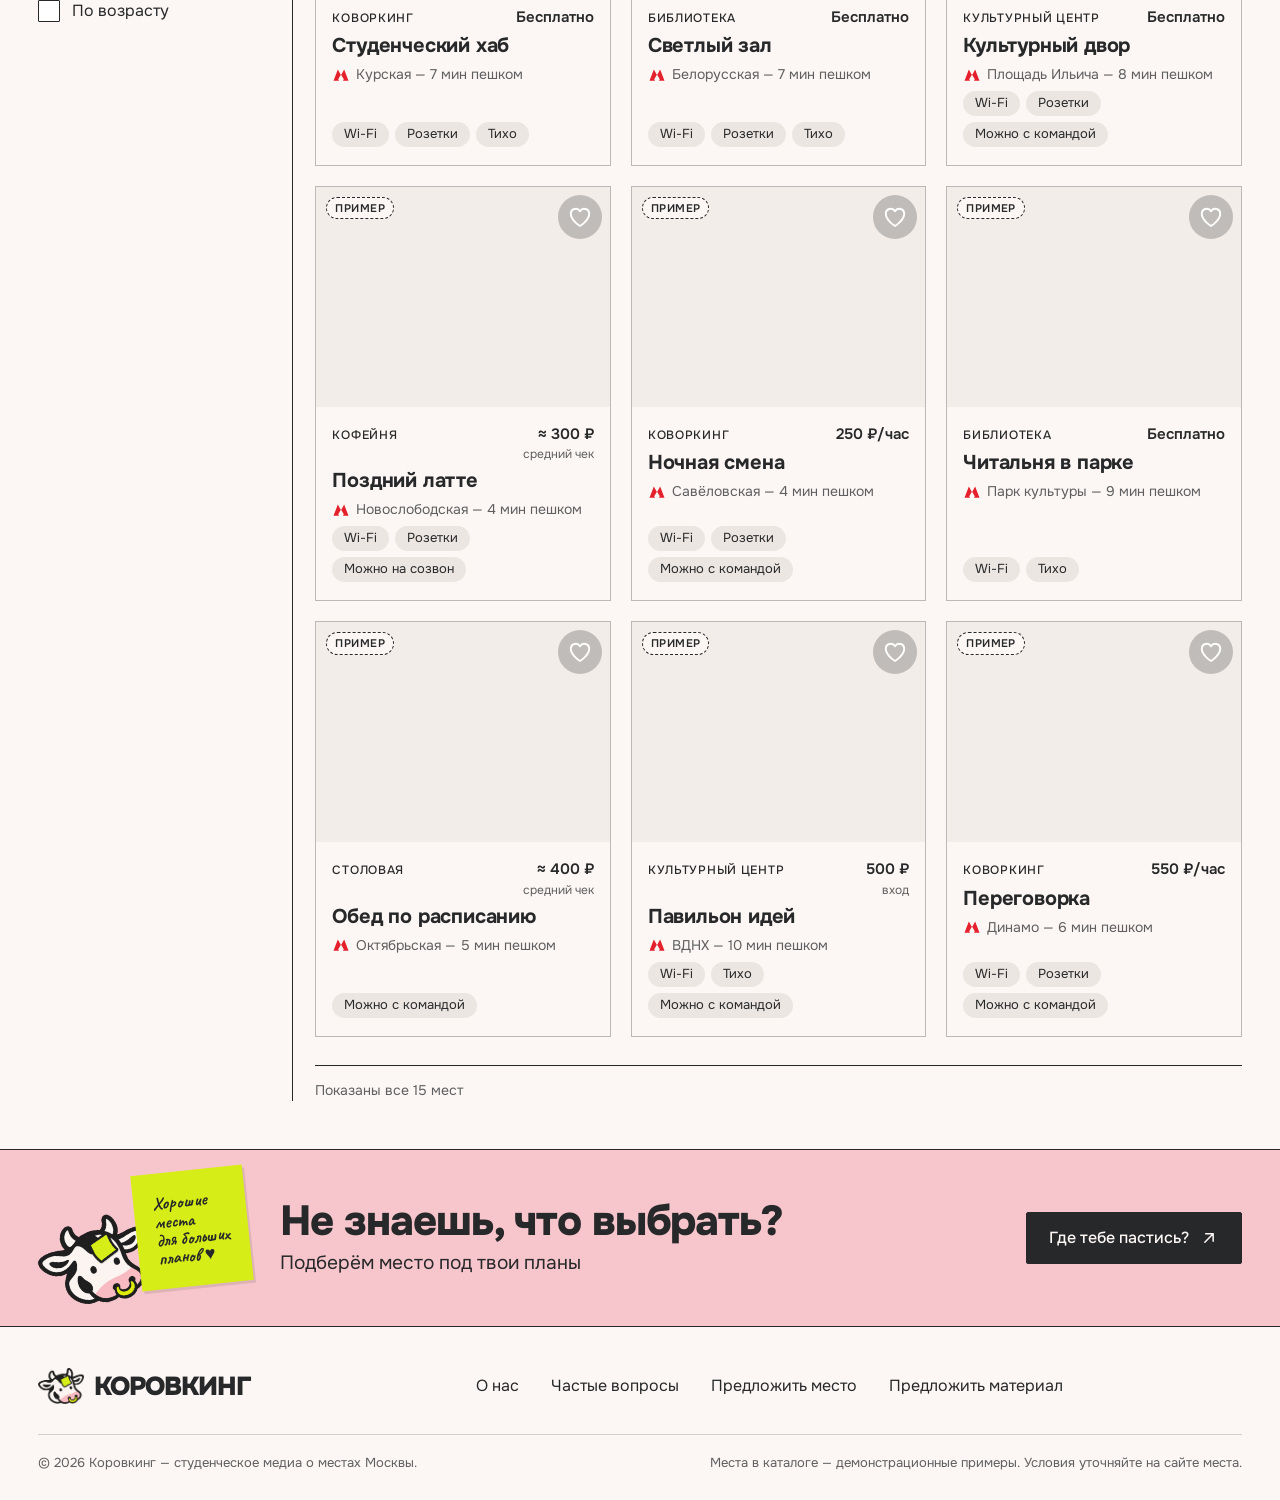
<file: places.html>
<!doctype html>
<html lang="ru">
<head>
  <meta charset="utf-8">
  <meta name="viewport" content="width=device-width, initial-scale=1">
  <title>Места — Коровкинг</title>
  <meta name="description" content="Каталог мест Москвы для учёбы, работы и встреч: фильтры по стоимости, Wi-Fi, розеткам, тишине и времени работы.">
  <meta name="theme-color" content="#FCF7F4">
  <link rel="icon" type="image/png" href="assets/brand/favicon.png">
  <link rel="apple-touch-icon" href="assets/brand/apple-touch-icon.png">
  <link rel="preconnect" href="https://fonts.googleapis.com">
  <link rel="preconnect" href="https://fonts.gstatic.com" crossorigin>
  <link rel="stylesheet" href="https://fonts.googleapis.com/css2?family=Caveat:wght@600;700&family=Onest:wght@400;500;600;700;800;900&display=swap">
  <link rel="stylesheet" href="css/base.css">
  <link rel="stylesheet" href="css/pages.css">
</head>
<body data-page="places">
  <div data-site-header></div>

  <main id="main">
    <section class="container catalog-head" aria-labelledby="catalog-title">
      <h1 class="h-display catalog-head__title" id="catalog-title">Место под твою задачу<svg class="sparks sparks--pink catalog-head__sparks" viewBox="0 0 40 40" aria-hidden="true"><path d="M10 26 28 6M16 34l18-10" stroke="currentColor" stroke-width="4" stroke-linecap="round"/></svg></h1>
      <p class="lead catalog-head__sub">Выбирай, где учиться, работать и собираться вместе</p>

      <form class="search" role="search" id="search-form">
        <label class="visually-hidden" for="search-input">Поиск по названию, району или метро</label>
        <div class="search__field">
          <svg class="icon" aria-hidden="true"><use href="assets/icons/sprite.svg#i-search"></use></svg>
          <input class="search__input" id="search-input" name="q" type="search" placeholder="Название, район или метро" autocomplete="off" enterkeyhint="search">
        </div>
        <button class="btn btn--lime search__btn" type="submit">Показать места</button>
      </form>

      <div class="cats" role="group" aria-label="Категории мест" id="cats">
        <button type="button" class="chip" data-cat="all" aria-pressed="true">Все места</button>
        <button type="button" class="chip" data-cat="study" aria-pressed="false">Учёба и работа</button>
        <button type="button" class="chip" data-cat="food" aria-pressed="false">Кафе и еда</button>
        <button type="button" class="chip" data-cat="discount" aria-pressed="false">Со скидками</button>
      </div>
    </section>

    <div class="container catalog">
      <div class="filters-overlay" data-filters-close hidden></div>
      <aside class="filters" id="filters" aria-labelledby="filters-title">
        <div class="filters__head">
          <h2 class="filters__title" id="filters-title">Фильтры</h2>
          <button type="button" class="filters__reset" data-reset>Сбросить</button>
          <button type="button" class="filters__close" data-filters-close aria-label="Закрыть фильтры">
            <svg class="icon" aria-hidden="true"><use href="assets/icons/sprite.svg#i-close"></use></svg>
          </button>
        </div>

        <form class="filters__form" id="filter-form" novalidate>
          <fieldset class="fgroup">
            <legend class="fgroup__title">Расположение</legend>
            <label class="visually-hidden" for="f-district">Район</label>
            <select class="select" id="f-district" name="district">
              <option value="">Все районы</option>
            </select>
          </fieldset>

          <fieldset class="fgroup">
            <legend class="fgroup__title">Стоимость</legend>
            <label class="check"><input type="checkbox" name="free" value="1">Бесплатно</label>
            <div class="price-range" data-price-range>
              <label class="field__label price-range__unit-label" for="f-unit">Единица цены</label>
              <select class="select" id="f-unit" name="unit">
                <option value="hour">₽ в час (коворкинги)</option>
                <option value="check">Средний чек (кафе)</option>
                <option value="ticket">Вход (билет)</option>
              </select>
              <div class="price-range__inputs">
                <label class="visually-hidden" for="f-pmin">Цена от, ₽</label>
                <input class="input" id="f-pmin" name="pmin" type="number" inputmode="numeric" min="0" step="50" placeholder="от">
                <span aria-hidden="true">–</span>
                <label class="visually-hidden" for="f-pmax">Цена до, ₽</label>
                <input class="input" id="f-pmax" name="pmax" type="number" inputmode="numeric" min="0" step="50" placeholder="до">
              </div>
              <p class="field__hint">Диапазон сравнивает только места с выбранной единицей. Бесплатные места подходят, если «от» не указано.</p>
            </div>
            <label class="check"><input type="checkbox" name="budget" value="1000">До 1000 ₽ за визит</label>
            <p class="field__hint">Визит: средний чек, цена входа или 2 часа почасовой оплаты.</p>
          </fieldset>

          <fieldset class="fgroup">
            <legend class="fgroup__title">Для работы</legend>
            <label class="check"><input type="checkbox" name="wifi" value="1">Wi-Fi</label>
            <label class="check"><input type="checkbox" name="sockets" value="1">Розетки</label>
            <label class="check"><input type="checkbox" name="quiet" value="1">Тихо</label>
            <label class="check"><input type="checkbox" name="team" value="1">Можно с командой</label>
            <label class="check"><input type="checkbox" name="calls" value="1">Можно на созвон</label>
          </fieldset>

          <fieldset class="fgroup">
            <legend class="fgroup__title">Время</legend>
            <label class="switch"><input type="checkbox" name="open" value="1" role="switch">Открыто сейчас</label>
            <label class="switch"><input type="checkbox" name="h24" value="1" role="switch">Открыто круглосуточно</label>
            <label class="switch"><input type="checkbox" name="weekend" value="1" role="switch">Работает в выходные</label>
            <p class="field__hint" data-msk-time>По московскому времени</p>
          </fieldset>

          <fieldset class="fgroup">
            <legend class="fgroup__title">Скидки</legend>
            <label class="check"><input type="checkbox" name="dstudent" value="1">По студенческому</label>
            <label class="check"><input type="checkbox" name="dage" value="1">По возрасту</label>
          </fieldset>
        </form>

        <div class="filters__apply">
          <button type="button" class="btn btn--lime btn--block" data-apply>Показать места</button>
        </div>
      </aside>

      <section class="results" aria-labelledby="results-count">
        <h2 class="results__count" id="results-count" aria-live="polite">Места</h2>

        <div class="toolbar">
          <button type="button" class="btn btn--sm toolbar__filters" data-filters-open aria-controls="filters" aria-expanded="false">
            <svg class="icon" aria-hidden="true"><use href="assets/icons/sprite.svg#i-filter"></use></svg>
            Фильтры<span class="toolbar__badge" data-filters-badge hidden></span>
          </button>
          <label class="visually-hidden" for="sort">Сортировка</label>
          <select class="select toolbar__sort" id="sort">
            <option value="popular">По популярности</option>
            <option value="price-asc">Сначала дешевле</option>
            <option value="price-desc">Сначала дороже</option>
          </select>
          <div class="view-toggle" role="group" aria-label="Вид">
            <button type="button" class="view-toggle__btn" data-view="list" aria-pressed="true">
              <svg class="icon" aria-hidden="true"><use href="assets/icons/sprite.svg#i-list"></use></svg>Список</button>
            <button type="button" class="view-toggle__btn" data-view="map" aria-pressed="false">
              <svg class="icon" aria-hidden="true"><use href="assets/icons/sprite.svg#i-pin"></use></svg>Карта</button>
          </div>
          <button type="button" class="fav-toggle" data-only-fav aria-pressed="false">
            <svg class="icon" aria-hidden="true"><use href="assets/icons/sprite.svg#i-heart"></use></svg>
            <span>Только избранное</span><span class="fav-toggle__count" data-fav-count>0</span>
          </button>
        </div>

        <p class="notice results__sort-note" data-sort-note hidden>
          <svg class="icon" aria-hidden="true"><use href="assets/icons/sprite.svg#i-info"></use></svg>
          <span>Цены в разных единицах не сравниваются: сначала бесплатные, затем почасовые, средний чек и вход — внутри каждой группы по цене.</span>
        </p>

        <ul class="active-filters" role="list" aria-label="Активные фильтры" data-active-filters></ul>

        <div class="results__list" data-results-list></div>

        <div class="results__map" data-results-map hidden>
          <div class="map" id="map" role="region" aria-label="Карта мест"></div>
          <div class="map-error" data-map-error hidden>
            <p class="empty-state__title">Карта сейчас недоступна</p>
            <p>Не получилось загрузить картографический сервис. Проверь подключение к интернету или вернись к списку.</p>
            <button type="button" class="btn btn--dark" data-view="list">Вернуться к списку</button>
          </div>
          <p class="notice map-note"><svg class="icon" aria-hidden="true"><use href="assets/icons/sprite.svg#i-info"></use></svg><span>Демо-места отмечены приблизительно — рядом со станцией метро.</span></p>
        </div>

        <p class="results__footer" data-results-footer></p>
      </section>
    </div>

    <section class="cta-pink places-cta" aria-labelledby="places-cta-title">
      <div class="container places-cta__inner">
        <div class="places-cta__art" aria-hidden="true">
          <img src="assets/brand/logo-cow.png" alt="" width="195" height="154" loading="lazy">
          <p class="sticker places-cta__sticker">Хорошие<br>места<br>для больших<br>планов ♥</p>
        </div>
        <div class="places-cta__text">
          <h2 class="h2" id="places-cta-title">Не знаешь, что выбрать?</h2>
          <p class="lead">Подберём место под твои планы</p>
        </div>
        <a class="btn btn--dark places-cta__btn" href="quiz.html">Где тебе пастись?
          <svg class="icon" aria-hidden="true"><use href="assets/icons/sprite.svg#i-arrow-up-right"></use></svg></a>
      </div>
    </section>
  </main>

  <div data-site-footer></div>

  <script src="data/places.js"></script>
  <script src="data/articles.js"></script>
  <script src="js/core.js"></script>
  <script src="js/layout.js"></script>
  <script src="js/catalog.js"></script>
</body>
</html>
</file>
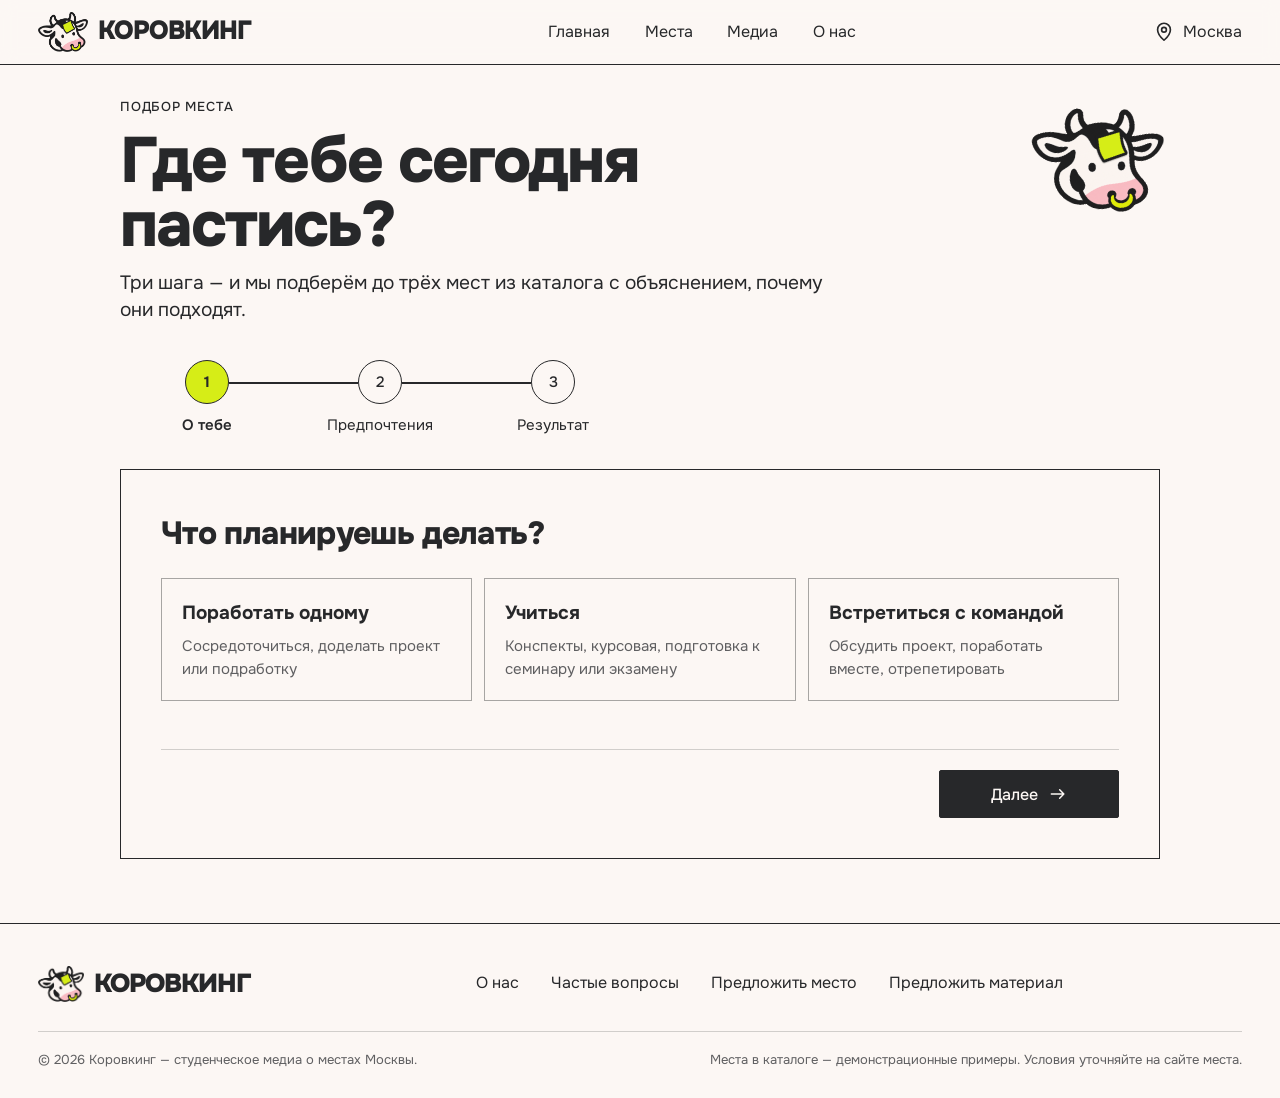
<file: quiz.html>
<!doctype html>
<html lang="ru">
<head>
  <meta charset="utf-8">
  <meta name="viewport" content="width=device-width, initial-scale=1">
  <title>Подбор места — Коровкинг</title>
  <meta name="description" content="Ответь на несколько вопросов — подберём место для учёбы, работы или встречи с командой.">
  <meta name="theme-color" content="#FCF7F4">
  <link rel="icon" type="image/png" href="assets/brand/favicon.png">
  <link rel="apple-touch-icon" href="assets/brand/apple-touch-icon.png">
  <link rel="preconnect" href="https://fonts.googleapis.com">
  <link rel="preconnect" href="https://fonts.gstatic.com" crossorigin>
  <link rel="stylesheet" href="https://fonts.googleapis.com/css2?family=Caveat:wght@600;700&family=Onest:wght@400;500;600;700;800;900&display=swap">
  <link rel="stylesheet" href="css/base.css">
  <link rel="stylesheet" href="css/pages.css">
</head>
<body data-page="quiz">
  <div data-site-header></div>

  <main id="main">
    <div class="container quiz">
      <header class="quiz__head">
        <p class="eyebrow">Подбор места</p>
        <h1 class="h1">Где тебе сегодня пастись?</h1>
        <p class="lead">Три шага — и мы подберём до трёх мест из каталога с объяснением, почему они подходят.</p>
      </header>

      <ol class="steps-line quiz__progress" role="list" aria-label="Прогресс подбора" data-progress>
        <li data-step-dot="1"><span>1</span>О тебе</li>
        <li data-step-dot="2"><span>2</span>Предпочтения</li>
        <li data-step-dot="3"><span>3</span>Результат</li>
      </ol>
      <p class="visually-hidden" aria-live="polite" data-step-status></p>

      <form class="quiz__form" id="quiz-form" novalidate>
        <!-- Шаг 1 -->
        <fieldset class="quiz-step" data-step="1">
          <legend class="quiz-step__title" tabindex="-1">Что планируешь делать?</legend>
          <div class="task-options">
            <label class="task-option">
              <input type="radio" name="task" value="solo">
              <span class="task-option__box">
                <span class="task-option__title">Поработать одному</span>
                <span class="task-option__text">Сосредоточиться, доделать проект или подработку</span>
              </span>
            </label>
            <label class="task-option">
              <input type="radio" name="task" value="study">
              <span class="task-option__box">
                <span class="task-option__title">Учиться</span>
                <span class="task-option__text">Конспекты, курсовая, подготовка к семинару или экзамену</span>
              </span>
            </label>
            <label class="task-option">
              <input type="radio" name="task" value="team">
              <span class="task-option__box">
                <span class="task-option__title">Встретиться с командой</span>
                <span class="task-option__text">Обсудить проект, поработать вместе, отрепетировать</span>
              </span>
            </label>
          </div>
          <p class="field__error" data-step1-error aria-live="polite"></p>
        </fieldset>

        <!-- Шаг 2 -->
        <fieldset class="quiz-step" data-step="2" hidden>
          <legend class="quiz-step__title" tabindex="-1">Что для тебя важно?</legend>
          <div class="quiz-grid">
            <div class="field">
              <label class="field__label" for="q-district">Район</label>
              <select class="select" id="q-district" name="district"><option value="">Неважно</option></select>
            </div>
            <div class="field">
              <label class="field__label" for="q-budget">Бюджет на визит</label>
              <select class="select" id="q-budget" name="budget" aria-describedby="q-budget-hint">
                <option value="">Неважно</option>
                <option value="0">Только бесплатно</option>
                <option value="300">До 300 ₽</option>
                <option value="600">До 600 ₽</option>
                <option value="1000">До 1000 ₽</option>
                <option value="2000">До 2000 ₽</option>
              </select>
              <span class="field__hint" id="q-budget-hint">Кафе — средний чек, вход — цена билета, почасовые места — за выбранное время.</span>
            </div>
            <div class="field">
              <label class="field__label" for="q-hours">Сколько времени проведёшь</label>
              <select class="select" id="q-hours" name="hours">
                <option value="2">1–2 часа</option>
                <option value="4">3–4 часа</option>
                <option value="8">Весь день</option>
              </select>
            </div>
          </div>
          <fieldset class="quiz-sub">
            <legend class="field__label">Удобства — отметь, что хотелось бы</legend>
            <div class="quiz-checks">
              <label class="check"><input type="checkbox" name="quiet" value="1">Тихо</label>
              <label class="check"><input type="checkbox" name="sockets" value="1">Розетки</label>
              <label class="check"><input type="checkbox" name="wifi" value="1">Wi-Fi</label>
              <label class="check"><input type="checkbox" name="calls" value="1">Можно на созвон</label>
              <label class="check"><input type="checkbox" name="student" value="1">Скидка по студенческому</label>
            </div>
          </fieldset>
          <label class="switch quiz-open"><input type="checkbox" name="open" value="1" role="switch">Только открытые сейчас</label>
          <p class="field__hint">Район, бюджет и «открыто сейчас» — обязательные условия. Удобства — пожелания: мы покажем, какие из них совпали.</p>
        </fieldset>

        <!-- Шаг 3 -->
        <section class="quiz-step" data-step="3" hidden aria-labelledby="quiz-result-title">
          <h2 class="quiz-step__title" id="quiz-result-title" tabindex="-1">Вот где можно пастись</h2>
          <div data-results></div>
        </section>

        <div class="quiz__nav">
          <button type="button" class="btn" data-back hidden>
            <svg class="icon" aria-hidden="true"><use href="assets/icons/sprite.svg#i-arrow-left"></use></svg>Назад</button>
          <button type="button" class="btn btn--dark" data-next>Далее
            <svg class="icon" aria-hidden="true"><use href="assets/icons/sprite.svg#i-arrow-right"></use></svg></button>
          <button type="submit" class="btn btn--lime" data-submit hidden>Подобрать</button>
          <button type="button" class="btn btn--dark" data-restart hidden>Пройти заново</button>
        </div>
      </form>

      <img class="quiz__cow" src="assets/brand/logo-cow.png" alt="" width="195" height="154">
    </div>
  </main>

  <div data-site-footer></div>

  <script src="data/places.js"></script>
  <script src="data/articles.js"></script>
  <script src="js/core.js"></script>
  <script src="js/layout.js"></script>
  <script src="js/quiz.js"></script>
</body>
</html>
</file>
<file: css/base.css>
/* ==========================================================================
   Коровкинг — базовые стили: токены, сброс, типографика, каркас,
   шапка, футер, кнопки, поля, модальные окна, общие компоненты.
   Стили отдельных страниц — в css/pages.css.
   ========================================================================== */

:root {
  --bg: #FCF7F4;
  --ink: #27282A;
  --lime: #D6ED17;
  --lime-hover: #C7DE0A;
  --pink: #F7C6CC;
  --pink-soft: #FBE1E4;
  --surface: #F3EDE9;
  --tag: #ECE6E2;
  --muted: #5F5F61;
  --line: rgba(39, 40, 42, 0.2);
  --line-strong: #27282A;
  --danger: #B3261E;
  --white: #FFFFFF;

  --font: 'Onest', 'Inter', 'Helvetica Neue', Arial, sans-serif;
  --font-hand: 'Caveat', 'Segoe Print', 'Comic Sans MS', cursive;

  --container: 1280px;
  --gutter: clamp(16px, 3vw, 40px);
  --header-h: 64px;
  --radius: 2px;
  --ease: cubic-bezier(.2, .7, .2, 1);
}

/* ---------- reset ---------- */
*, *::before, *::after { box-sizing: border-box; }
html { -webkit-text-size-adjust: 100%; scroll-behavior: smooth; }
body {
  margin: 0;
  background: var(--bg);
  color: var(--ink);
  font-family: var(--font);
  font-size: 16px;
  line-height: 1.5;
  -webkit-font-smoothing: antialiased;
  overflow-x: hidden;
  min-height: 100vh;
  display: flex;
  flex-direction: column;
}
main { flex: 1 0 auto; }
img { display: block; max-width: 100%; height: auto; }
h1, h2, h3, h4, p, ul, ol, figure, blockquote, dl, dd { margin: 0; }
ul[role="list"], ol[role="list"] { list-style: none; padding: 0; }
a { color: inherit; }
button, input, select, textarea { font: inherit; color: inherit; }
button { cursor: pointer; }
[hidden] { display: none !important; }
:focus-visible { outline: 3px solid var(--ink); outline-offset: 3px; }
::selection { background: var(--lime); color: var(--ink); }

@media (prefers-reduced-motion: reduce) {
  html { scroll-behavior: auto; }
  *, *::before, *::after {
    animation-duration: .001ms !important;
    animation-iteration-count: 1 !important;
    transition-duration: .001ms !important;
  }
}

/* ---------- utilities ---------- */
.container { width: 100%; max-width: calc(var(--container) + var(--gutter) * 2); margin-inline: auto; padding-inline: var(--gutter); }
.visually-hidden {
  position: absolute !important; width: 1px; height: 1px; padding: 0; margin: -1px;
  overflow: hidden; clip: rect(0 0 0 0); white-space: nowrap; border: 0;
}
.skip-link {
  position: absolute; left: 12px; top: -60px; z-index: 200;
  background: var(--ink); color: var(--bg); padding: 10px 16px; text-decoration: none;
}
.skip-link:focus { top: 12px; }
.icon { width: 1.25em; height: 1.25em; flex: none; display: inline-block; vertical-align: middle; }
.muted { color: var(--muted); }

/* ---------- typography ---------- */
.h-display {
  font-size: clamp(44px, 6.2vw, 84px);
  line-height: .95;
  font-weight: 800;
  letter-spacing: -0.035em;
}
.h1 { font-size: clamp(36px, 5vw, 64px); line-height: 1; font-weight: 800; letter-spacing: -0.03em; }
.h2 { font-size: clamp(28px, 3.4vw, 42px); line-height: 1.05; font-weight: 800; letter-spacing: -0.025em; }
.h3 { font-size: clamp(20px, 1.8vw, 24px); line-height: 1.2; font-weight: 700; letter-spacing: -0.01em; }
.lead { font-size: clamp(17px, 1.5vw, 20px); line-height: 1.45; }
.eyebrow { font-size: 13px; font-weight: 500; letter-spacing: .06em; text-transform: uppercase; }
.hand { font-family: var(--font-hand); font-weight: 700; line-height: 1.05; }

/* ---------- buttons ---------- */
.btn {
  display: inline-flex; align-items: center; justify-content: center; gap: 10px;
  min-height: 48px; padding: 10px 22px;
  border: 1px solid var(--ink); border-radius: var(--radius);
  background: transparent; color: var(--ink);
  font-size: 16px; font-weight: 500; line-height: 1.2; text-decoration: none; text-align: center;
  transition: background-color .18s var(--ease), color .18s var(--ease), transform .12s var(--ease), box-shadow .18s var(--ease);
}
.btn:hover { background: var(--ink); color: var(--bg); }
.btn:active { transform: translateY(1px); }
.btn--lime { background: var(--lime); border-color: var(--ink); font-weight: 600; }
.btn--lime:hover { background: var(--lime-hover); color: var(--ink); box-shadow: 3px 3px 0 var(--ink); }
.btn--dark { background: var(--ink); color: var(--bg); }
.btn--dark:hover { background: #000; color: var(--lime); }
.btn--pill { border-radius: 999px; }
.btn--sm { min-height: 40px; padding: 8px 16px; font-size: 15px; }
.btn--block { width: 100%; }
.btn[disabled], .btn[aria-disabled="true"] { opacity: .45; pointer-events: none; }

.link-arrow {
  display: inline-flex; align-items: center; gap: 8px;
  font-weight: 500; text-decoration: none; padding-bottom: 4px;
  border-bottom: 1.5px solid currentColor;
  transition: gap .18s var(--ease), color .18s;
}
.link-arrow:hover { gap: 12px; }
.link-arrow--plain { border-bottom: 0; }

.chip {
  display: inline-flex; align-items: center; gap: 8px;
  min-height: 40px; padding: 6px 16px;
  border: 1px solid transparent; border-radius: 999px;
  background: transparent; font-size: 16px; font-weight: 500; white-space: nowrap;
  transition: background-color .15s, border-color .15s;
}
.chip:hover { border-color: var(--ink); }
.chip[aria-pressed="true"], .chip.is-active { background: var(--lime); border-color: var(--ink); }
.chip--outline { border-color: var(--pink); background: var(--bg); }
.chip--outline:hover { border-color: var(--ink); }

.tag {
  display: inline-flex; align-items: center; padding: 4px 12px;
  border-radius: 999px; background: var(--tag); font-size: 13px; line-height: 1.3; white-space: nowrap;
}
.badge-demo {
  display: inline-flex; align-items: center; gap: 4px;
  padding: 2px 8px; border: 1px dashed var(--ink); border-radius: 999px;
  font-size: 11px; font-weight: 600; letter-spacing: .04em; text-transform: uppercase; background: var(--bg);
}

/* ---------- form fields ---------- */
.field { display: grid; gap: 6px; }
.field__label { font-size: 15px; font-weight: 600; }
.field__hint { font-size: 13px; color: var(--muted); }
.field__error { font-size: 14px; color: var(--danger); font-weight: 500; }
.input, .select, .textarea {
  width: 100%; min-height: 48px; padding: 10px 14px;
  border: 1px solid rgba(39, 40, 42, .45); border-radius: var(--radius);
  background: var(--white); font-size: 16px;
  transition: border-color .15s, box-shadow .15s;
}
.textarea { min-height: 110px; resize: vertical; line-height: 1.45; }
.input:hover, .select:hover, .textarea:hover { border-color: var(--ink); }
.input:focus, .select:focus, .textarea:focus { outline: none; border-color: var(--ink); box-shadow: 0 0 0 3px var(--lime); }
.input[aria-invalid="true"], .textarea[aria-invalid="true"] { border-color: var(--danger); }
.select {
  appearance: none; -webkit-appearance: none; padding-right: 40px; cursor: pointer;
  background-image: url("data:image/svg+xml,%3Csvg xmlns='http://www.w3.org/2000/svg' viewBox='0 0 24 24'%3E%3Cpath fill='none' stroke='%2327282A' stroke-width='2' stroke-linecap='round' stroke-linejoin='round' d='m6 9 6 6 6-6'/%3E%3C/svg%3E");
  background-repeat: no-repeat; background-position: right 12px center; background-size: 18px;
}

.check { display: flex; align-items: center; gap: 12px; min-height: 32px; cursor: pointer; font-size: 16px; }
.check input {
  appearance: none; -webkit-appearance: none; flex: none; margin: 0;
  width: 22px; height: 22px; border: 1.5px solid var(--ink); border-radius: 1px; background: var(--white);
  display: grid; place-content: center; cursor: pointer; transition: background-color .12s;
}
.check input::after {
  content: ''; width: 12px; height: 7px; border: solid var(--ink); border-width: 0 0 2.5px 2.5px;
  transform: rotate(-45deg) translate(1px, -1px); opacity: 0;
}
.check input:checked { background: var(--lime); }
.check input:checked::after { opacity: 1; }
.check input[type="radio"] { border-radius: 50%; }
.check input[type="radio"]::after { width: 10px; height: 10px; border: 0; border-radius: 50%; background: var(--ink); transform: none; }
.check:hover input { box-shadow: 0 0 0 3px rgba(214, 237, 23, .6); }

.switch { display: flex; align-items: center; gap: 14px; min-height: 36px; cursor: pointer; font-size: 16px; }
.switch input {
  appearance: none; -webkit-appearance: none; margin: 0; flex: none;
  width: 52px; height: 30px; border-radius: 999px; background: #DCD6D2; position: relative; cursor: pointer;
  transition: background-color .18s;
}
.switch input::after {
  content: ''; position: absolute; top: 5px; left: 5px; width: 20px; height: 20px; border-radius: 50%;
  background: var(--ink); opacity: .55; transition: transform .2s var(--ease), opacity .2s;
}
.switch input:checked { background: var(--lime); box-shadow: inset 0 0 0 1px var(--ink); }
.switch input:checked::after { transform: translateX(22px); opacity: 1; }

/* ---------- header ---------- */
.site-header {
  position: sticky; top: 0; z-index: 50;
  background: rgba(252, 247, 244, .96);
  border-bottom: 1px solid var(--ink);
}
@supports (backdrop-filter: blur(8px)) { .site-header { background: rgba(252, 247, 244, .88); backdrop-filter: blur(8px); } }
.site-header__inner { display: flex; align-items: center; gap: 24px; min-height: var(--header-h); }
.logo { display: inline-flex; align-items: center; gap: 10px; text-decoration: none; flex: none; }
.logo img { width: 50px; height: auto; }
.logo__word { font-size: 25px; font-weight: 900; letter-spacing: -0.04em; text-transform: uppercase; transform: scaleY(1.05); }
.logo:hover .logo__word { text-decoration: underline; text-decoration-thickness: 3px; text-decoration-color: var(--lime); text-underline-offset: 4px; }

.site-nav { margin-inline: auto; }
.site-nav__list { display: flex; gap: clamp(16px, 2.4vw, 32px); list-style: none; padding: 0; margin: 0; }
.site-nav__link {
  position: relative; display: inline-block; padding: 8px 2px; text-decoration: none; font-size: 16px;
}
.site-nav__link::after {
  content: ''; position: absolute; left: 0; right: 0; bottom: 2px; height: 3px; background: var(--lime);
  transform: scaleX(0); transform-origin: left; transition: transform .2s var(--ease);
}
.site-nav__link:hover::after { transform: scaleX(1); }
.site-nav__link[aria-current="page"] { font-weight: 600; }
.site-nav__link[aria-current="page"]::after { transform: scaleX(1); }

.city { display: inline-flex; align-items: center; gap: 8px; font-size: 16px; flex: none; }
.city .icon { width: 22px; height: 22px; }
.site-nav .city { display: none; }

.burger {
  display: none; margin-left: auto; width: 48px; height: 48px; border: 1px solid var(--ink); border-radius: var(--radius);
  background: transparent; align-items: center; justify-content: center;
}
.burger:hover { background: var(--lime); }
.burger .icon { width: 24px; height: 24px; }

@media (max-width: 860px) {
  .burger { display: inline-flex; }
  .site-header__inner > .city { display: none; }
  .site-nav {
    position: absolute; top: 100%; left: 0; right: 0; margin: 0;
    background: var(--bg); border-bottom: 1px solid var(--ink);
    padding: 8px var(--gutter) 24px;
    display: none;
  }
  .site-nav.is-open { display: block; animation: slideDown .22s var(--ease); }
  .site-nav__list { flex-direction: column; gap: 0; }
  .site-nav__link { display: flex; padding: 16px 0; font-size: 22px; font-weight: 600; border-bottom: 1px solid var(--line); width: 100%; }
  .site-nav__link::after { bottom: 10px; width: 48px; right: auto; }
  .site-nav .city { display: flex; margin-top: 18px; }
}
@keyframes slideDown { from { opacity: 0; transform: translateY(-8px); } to { opacity: 1; transform: none; } }

/* ---------- footer ---------- */
.site-footer { border-top: 1px solid var(--ink); padding: 40px 0 28px; margin-top: 0; }
.site-footer__top { display: flex; flex-wrap: wrap; align-items: center; gap: 24px 48px; }
.site-footer__brand { display: inline-flex; align-items: center; gap: 10px; text-decoration: none; }
.site-footer__brand img { width: 46px; }
.site-footer__brand span { font-size: 26px; font-weight: 900; letter-spacing: -0.04em; }
.site-footer__nav { display: flex; flex-wrap: wrap; gap: 8px 32px; margin-inline: auto; list-style: none; padding: 0; }
.site-footer__nav li { display: flex; }
.site-footer__nav a, .site-footer__nav button {
  display: inline-block; line-height: 1.5; background: none; border: 0; padding: 6px 0; font-size: 16px; text-decoration: none; cursor: pointer;
  border-bottom: 1.5px solid transparent;
}
.site-footer__nav a:hover, .site-footer__nav button:hover { border-bottom-color: var(--ink); }
.site-footer__note { margin-top: 28px; padding-top: 18px; border-top: 1px solid var(--line); font-size: 13px; color: var(--muted); display: flex; flex-wrap: wrap; gap: 6px 24px; justify-content: space-between; }

/* ---------- stickers & decorative ---------- */
.sticker {
  position: absolute; z-index: 2; display: grid; place-items: center;
  background: var(--lime); color: var(--ink);
  font-family: var(--font-hand); font-weight: 700; line-height: 1.02; text-align: left;
  padding: 14px 16px; box-shadow: 2px 3px 0 rgba(39, 40, 42, .12);
  pointer-events: none; user-select: none;
}
.sticker--pink { background: var(--pink); }
.sparks { position: absolute; width: 34px; height: 34px; color: var(--ink); pointer-events: none; }
.sparks--pink { color: #EE8F9B; }

/* ---------- place card ---------- */
.place-card {
  position: relative; display: flex; flex-direction: column;
  border: 1px solid rgba(39, 40, 42, .3); background: var(--bg);
  transition: transform .2s var(--ease), box-shadow .2s var(--ease), border-color .2s;
}
.place-card:hover { transform: translateY(-3px); box-shadow: 5px 5px 0 var(--ink); border-color: var(--ink); }
.place-card:focus-within { border-color: var(--ink); }
.place-card__media { aspect-ratio: 4 / 3; overflow: hidden; background: var(--surface); }
.place-card__media img { width: 100%; height: 100%; object-fit: cover; }
.place-card__body { display: flex; flex-direction: column; gap: 6px; padding: 16px 16px 18px; flex: 1; }
.place-card__top { display: flex; justify-content: space-between; gap: 12px; align-items: baseline; }
.place-card__type { font-size: 12px; font-weight: 500; letter-spacing: .06em; text-transform: uppercase; }
.place-card__price { font-size: 15px; font-weight: 600; white-space: nowrap; text-align: right; }
.place-card__price small { display: block; font-size: 12px; font-weight: 400; color: var(--muted); }
.place-card__title { font-size: 20px; font-weight: 700; line-height: 1.2; letter-spacing: -0.01em; }
.place-card__link { text-decoration: none; }
.place-card__link::after { content: ''; position: absolute; inset: 0; z-index: 1; }
.place-card__link:focus-visible { outline: none; }
.place-card__link:focus-visible::after { outline: 3px solid var(--ink); outline-offset: 3px; }
.place-card__metro { display: flex; align-items: center; gap: 6px; font-size: 14px; color: var(--muted); }
.place-card__metro .icon { width: 18px; height: 18px; }
.place-card__tags { display: flex; flex-wrap: wrap; gap: 6px; margin-top: auto; padding-top: 8px; }
.place-card__demo { position: absolute; left: 10px; top: 10px; z-index: 2; pointer-events: none; }

.fav-btn {
  position: absolute; top: 8px; right: 8px; z-index: 3;
  width: 44px; height: 44px; display: grid; place-items: center;
  border: 0; border-radius: 50%; background: rgba(39, 40, 42, .25); color: var(--white);
  transition: background-color .15s, transform .12s;
}
.fav-btn .icon { width: 26px; height: 26px; }
.fav-btn:hover { background: rgba(39, 40, 42, .5); }
.fav-btn:active { transform: scale(.92); }
.fav-btn[aria-pressed="true"] { color: #E8475A; background: var(--white); }
.fav-btn:focus-visible { outline: 3px solid var(--lime); outline-offset: 1px; }

/* ---------- article card ---------- */
.article-card { position: relative; display: flex; flex-direction: column; gap: 10px; padding-bottom: 20px; border-bottom: 1px solid var(--line); }
.article-card__media { aspect-ratio: 13 / 10; overflow: hidden; background: var(--surface); }
.article-card__media img { width: 100%; height: 100%; object-fit: cover; transition: transform .4s var(--ease); }
.article-card:hover .article-card__media img { transform: scale(1.035); }
.article-card__meta { font-size: 14px; color: var(--muted); display: flex; gap: 8px; align-items: center; margin-top: 6px; }
.article-card__meta span + span::before { content: '·'; margin-right: 8px; }
.article-card__title { font-size: 20px; font-weight: 700; line-height: 1.25; letter-spacing: -0.01em; }
.article-card__link { text-decoration: none; }
.article-card__link::after { content: ''; position: absolute; inset: 0; }
.article-card__link:hover { text-decoration: underline; text-decoration-color: var(--lime); text-decoration-thickness: 3px; text-underline-offset: 4px; }

/* ---------- banner (pink CTA) ---------- */
.cta-pink { position: relative; background: var(--pink); overflow: hidden; }

/* ---------- dialog ---------- */
.dialog {
  width: min(560px, calc(100vw - 24px)); max-height: calc(100vh - 24px); max-height: calc(100dvh - 24px);
  padding: 0; border: 1px solid var(--ink); border-radius: 4px;
  background: var(--bg); color: var(--ink); overflow: auto;
}
.dialog::backdrop { background: rgba(39, 40, 42, .55); }
.dialog[open] { animation: pop .2s var(--ease); }
@keyframes pop { from { opacity: 0; transform: translateY(10px) scale(.98); } to { opacity: 1; transform: none; } }
.dialog__head { display: flex; justify-content: space-between; align-items: flex-start; gap: 16px; padding: 24px 24px 8px; }
.dialog__title { font-size: 28px; font-weight: 800; letter-spacing: -0.02em; line-height: 1.1; }
.dialog__close {
  flex: none; width: 44px; height: 44px; display: grid; place-items: center;
  border: 1px solid var(--ink); border-radius: 50%; background: transparent;
}
.dialog__close:hover { background: var(--lime); }
.dialog__body { padding: 8px 24px 24px; display: grid; gap: 16px; }
.dialog__note { display: flex; gap: 10px; padding: 12px 14px; background: var(--surface); font-size: 14px; line-height: 1.4; }
.dialog__note .icon { width: 20px; height: 20px; margin-top: 1px; }
.dialog__actions { display: flex; flex-wrap: wrap; gap: 12px; }
.dialog__success { display: grid; gap: 14px; }
.dialog__success-title { font-size: 22px; font-weight: 700; display: flex; gap: 10px; align-items: center; }
.dialog__success-title .icon { width: 28px; height: 28px; padding: 4px; border-radius: 50%; background: var(--lime); }
.form-summary { font-size: 15px; color: var(--danger); font-weight: 500; }

/* ---------- toast ---------- */
.toast-region { position: fixed; left: 50%; bottom: 24px; transform: translateX(-50%); z-index: 300; display: grid; gap: 8px; width: min(440px, calc(100vw - 32px)); pointer-events: none; }
.toast {
  background: var(--ink); color: var(--bg); padding: 14px 18px; border-radius: 4px; font-size: 15px;
  pointer-events: auto; animation: pop .2s var(--ease); word-break: break-word;
}
.toast--error { background: var(--danger); color: var(--white); }

/* ---------- breadcrumbs ---------- */
.breadcrumbs { font-size: 14px; color: var(--muted); padding-top: 24px; }
.breadcrumbs ol { display: flex; flex-wrap: wrap; gap: 6px; list-style: none; padding: 0; margin: 0; }
.breadcrumbs li + li::before { content: '/'; margin-right: 6px; }
.breadcrumbs a { text-decoration: none; }
.breadcrumbs a:hover { text-decoration: underline; }

/* ---------- empty / status states ---------- */
.empty-state { padding: 48px 24px; border: 1px dashed var(--ink); text-align: center; display: grid; gap: 14px; justify-items: center; }
.empty-state img { width: 96px; }
.empty-state__title { font-size: 24px; font-weight: 700; }

.notice { display: flex; gap: 10px; align-items: flex-start; font-size: 14px; line-height: 1.45; }
.notice .icon { width: 20px; height: 20px; margin-top: 1px; }
</file>
<file: css/pages.css>
/* ==========================================================================
   Коровкинг — стили страниц
   ========================================================================== */

.section { padding: clamp(40px, 5vw, 64px) 0; border-top: 1px solid var(--line-strong); }
.section__title { margin-bottom: clamp(20px, 2.5vw, 32px); }
.section__head { display: flex; flex-wrap: wrap; justify-content: space-between; align-items: center; gap: 12px 24px; margin-bottom: clamp(20px, 2.5vw, 32px); }
.loading { padding: 80px 0; color: var(--muted); }
body.no-scroll { overflow: hidden; }

/* ======================= ГЛАВНАЯ ======================= */
.hero { position: relative; overflow: hidden; border-bottom: 1px solid var(--line-strong); min-height: clamp(440px, 38vw, 560px); display: flex; }
.hero__media { position: absolute; inset: 0 0 0 auto; width: 66%; }
.hero__media::before {
  content: ''; position: absolute; inset: 0 auto 0 0; width: 34%; z-index: 1;
  background: linear-gradient(90deg, var(--bg) 0%, rgba(252, 247, 244, .85) 35%, rgba(252, 247, 244, 0) 100%);
}
.hero__media img { width: 100%; height: 100%; object-fit: cover; object-position: 30% 40%; }
.hero__inner { position: relative; z-index: 2; display: flex; align-items: center; }
.hero__text { position: relative; max-width: 540px; padding: clamp(96px, 9vw, 130px) 0 clamp(40px, 5vw, 64px); }
.hero__lead { margin-top: 18px; font-size: clamp(17px, 1.4vw, 19px); max-width: 360px; line-height: 1.4; }
.hero__actions { display: flex; flex-wrap: wrap; gap: 16px; margin-top: 28px; }
.hero__actions .btn { min-width: 160px; }
.hero__sticker { top: 18px; left: clamp(250px, 26vw, 300px); width: 118px; height: 112px; font-size: 19px; transform: rotate(-12deg); }
.hero__arrow { position: absolute; top: 72px; left: clamp(196px, 21vw, 236px); width: 52px; color: var(--ink); }

.picks__grid { display: grid; grid-template-columns: 2fr 1fr 1fr 1fr; gap: 16px; list-style: none; padding: 0; margin: 0; }
.pick__link { display: grid; gap: 14px; text-decoration: none; }
.pick__media { position: relative; display: block; aspect-ratio: auto; height: clamp(220px, 21vw, 300px); overflow: hidden; background: var(--surface); }
.pick__media img { width: 100%; height: 100%; object-fit: cover; transition: transform .45s var(--ease); }
.pick__link:hover .pick__media img { transform: scale(1.04); }
.pick__title { font-size: 17px; font-weight: 700; line-height: 1.2; }
.pick--wide .pick__title { font-size: clamp(19px, 1.7vw, 23px); }
.pick__link:hover .pick__title { text-decoration: underline; text-decoration-color: var(--lime); text-decoration-thickness: 3px; text-underline-offset: 4px; }
.pick__sticker { position: absolute; width: 44px; height: 44px; display: grid; place-items: center; }
.pick__sticker svg { width: 24px; height: 24px; }
.pick__sticker--heart { top: 14px; left: 14px; background: var(--pink); transform: rotate(-10deg); color: var(--ink); }
.pick__sticker--cup { top: 10px; right: 10px; background: var(--lime); transform: rotate(8deg); }

.read-rows { list-style: none; padding: 0; margin: 0; border-top: 1px solid var(--line-strong); }
.read-row {
  position: relative; display: grid; grid-template-columns: 56px minmax(0, 1.25fr) minmax(0, .9fr) minmax(0, 1.4fr) 40px;
  gap: 16px; align-items: start; padding: 16px 0; border-bottom: 1px solid var(--line-strong);
}
.read-row__num { font-size: 16px; padding-top: 8px; }
.read-row__title { font-size: clamp(20px, 1.8vw, 24px); font-weight: 700; line-height: 1.2; padding-top: 4px; }
.read-row__link { text-decoration: none; }
.read-row__link::after { content: ''; position: absolute; inset: 0; }
.read-row__meta { font-size: 15px; line-height: 1.5; padding-top: 8px; }
.read-row__meta span { display: block; }
.read-row__media { display: block; height: 104px; overflow: hidden; background: var(--surface); }
.read-row__media img { width: 100%; height: 100%; object-fit: cover; transition: transform .4s var(--ease); }
.read-row__arrow { padding-top: 6px; justify-self: end; transition: transform .2s var(--ease); }
.read-row__arrow .icon { width: 24px; height: 24px; }
.read-row:hover .read-row__arrow { transform: translateX(6px); }
.read-row:hover .read-row__media img { transform: scale(1.05); }
.read-row:hover .read-row__title { text-decoration: underline; text-decoration-color: var(--lime); text-decoration-thickness: 3px; text-underline-offset: 4px; }

.quiz-cta { border-top: 1px solid var(--line-strong); }
.quiz-cta__inner { position: relative; display: grid; grid-template-columns: 1.1fr 1fr; gap: 32px; padding-top: clamp(40px, 4vw, 56px); padding-bottom: clamp(40px, 4vw, 56px); min-height: 280px; }
.quiz-cta__text p { margin: 16px 0 28px; max-width: 440px; font-size: 17px; }
.quiz-cta__btn { min-width: 214px; }
.quiz-cta__steps { position: relative; padding-top: 24px; }
.quiz-cta__note { font-size: 24px; margin-top: 30px; transform: rotate(-8deg); width: max-content; max-width: 100%; }
.quiz-cta__curve { width: 90px; margin: -10px 0 0 120px; }
.quiz-cta__cow { position: absolute; right: var(--gutter); bottom: -38px; width: 150px; transform: rotate(-8deg); }

.steps-line { display: grid; grid-template-columns: repeat(3, 1fr); list-style: none; padding: 0; margin: 0; position: relative; }
.steps-line li { position: relative; display: grid; justify-items: center; gap: 10px; font-size: 15px; text-align: center; }
.steps-line li span {
  position: relative; z-index: 1; width: 44px; height: 44px; border-radius: 50%; display: grid; place-items: center;
  border: 1.5px solid var(--ink); background: var(--bg); font-weight: 500; transition: background-color .2s;
}
.steps-line li:not(:last-child)::after {
  content: ''; position: absolute; top: 22px; left: calc(50% + 22px); right: calc(-50% + 22px); height: 1.5px; background: var(--ink);
}
.steps-line li.is-current span { background: var(--lime); font-weight: 700; }
.steps-line li.is-done span { background: var(--ink); color: var(--bg); }
.steps-line li.is-current { font-weight: 600; }

/* ======================= КАТАЛОГ ======================= */
.catalog-head { position: relative; padding-top: clamp(28px, 3vw, 40px); }
.catalog-head__title { position: relative; display: inline-block; font-size: clamp(38px, 5.2vw, 72px); padding-right: 52px; }
.catalog-head__sparks { position: absolute; top: -4px; right: 0; width: 44px; height: 44px; }
.catalog-head__sub { margin-top: 10px; }
.search { display: grid; grid-template-columns: 1fr auto; gap: 8px; margin-top: 22px; }
.search__field { position: relative; display: flex; align-items: center; }
.search__field .icon { position: absolute; left: 16px; width: 24px; height: 24px; pointer-events: none; }
.search__input {
  width: 100%; min-height: 52px; padding: 10px 16px 10px 54px; border: 1px solid var(--ink); border-radius: var(--radius);
  background: var(--white); font-size: 17px;
}
.search__input:focus { outline: none; box-shadow: 0 0 0 3px var(--lime); }
.search__btn { min-height: 52px; min-width: 196px; font-size: 17px; }
.cats { display: flex; flex-wrap: wrap; gap: 8px 18px; margin-top: 24px; padding-bottom: 14px; border-bottom: 1px solid var(--line-strong); }
.cats .chip { font-size: 17px; }

.catalog { display: grid; grid-template-columns: 255px minmax(0, 1fr); gap: 0; padding-bottom: 48px; }
.filters { padding: 24px 22px 24px 0; border-right: 1px solid var(--line-strong); }
.filters__head { display: flex; align-items: center; justify-content: space-between; gap: 12px; padding-bottom: 14px; border-bottom: 1px solid var(--line-strong); }
.filters__title { font-size: 30px; font-weight: 800; letter-spacing: -0.02em; }
.filters__reset { background: none; border: 0; padding: 6px 2px; color: var(--muted); font-size: 15px; text-decoration: underline transparent; }
.filters__reset:hover { color: var(--ink); text-decoration-color: var(--ink); }
.filters__close { display: none; }
.filters__apply { display: none; }
.fgroup { border: 0; margin: 0; padding: 18px 0; border-bottom: 1px solid var(--line-strong); display: grid; gap: 6px; min-width: 0; }
.fgroup:last-child { border-bottom: 0; }
.fgroup__title { font-size: 17px; font-weight: 700; padding: 0; margin-bottom: 8px; float: left; width: 100%; }
.fgroup .select { min-height: 44px; font-size: 15px; }
.price-range { display: grid; gap: 8px; margin: 6px 0 8px; }
.price-range__unit-label { font-size: 13px; font-weight: 500; color: var(--muted); }
.price-range__inputs { display: grid; grid-template-columns: 1fr auto 1fr; align-items: center; gap: 10px; }
.price-range__inputs .input { min-height: 44px; text-align: center; }

.results { padding: 24px 0 0 22px; min-width: 0; }
.results__count { font-size: clamp(26px, 2.6vw, 34px); font-weight: 800; letter-spacing: -0.02em; outline: none; }
.toolbar { display: flex; flex-wrap: wrap; gap: 10px 16px; align-items: center; margin-top: 18px; }
.toolbar__filters { display: none; }
.toolbar__badge { display: inline-grid; place-items: center; min-width: 22px; height: 22px; padding: 0 6px; border-radius: 999px; background: var(--lime); color: var(--ink); font-size: 13px; font-weight: 700; }
.toolbar__sort { width: auto; min-width: 220px; min-height: 42px; font-size: 15px; }
.view-toggle { display: inline-flex; gap: 8px; }
.view-toggle__btn {
  display: inline-flex; align-items: center; gap: 8px; min-height: 42px; padding: 6px 16px;
  border: 1px solid rgba(39, 40, 42, .4); border-radius: var(--radius); background: var(--bg); font-size: 15px;
}
.view-toggle__btn:hover { border-color: var(--ink); }
.view-toggle__btn[aria-pressed="true"] { background: var(--ink); color: var(--bg); border-color: var(--ink); }
.fav-toggle {
  display: inline-flex; align-items: center; gap: 8px; min-height: 42px; padding: 6px 14px; margin-left: auto;
  border: 1px solid rgba(39, 40, 42, .4); border-radius: 999px; background: var(--bg); font-size: 15px;
}
.fav-toggle:hover { border-color: var(--ink); }
.fav-toggle[aria-pressed="true"] { background: var(--pink); border-color: var(--ink); }
.fav-toggle[aria-pressed="true"] .icon { color: #D93A4E; }
.fav-toggle__count { min-width: 22px; height: 22px; padding: 0 6px; border-radius: 999px; background: var(--tag); display: inline-grid; place-items: center; font-size: 13px; font-weight: 600; }
.results__sort-note { margin-top: 14px; color: var(--muted); }
.active-filters { display: flex; flex-wrap: wrap; gap: 8px; list-style: none; padding: 0; margin: 16px 0 0; }
.chip--removable { min-height: 38px; font-size: 15px; padding: 4px 12px 4px 16px; }
.chip--removable .icon { width: 16px; height: 16px; }
.chip--removable:hover { background: var(--lime-hover); }
.chip--clear { min-height: 38px; font-size: 15px; text-decoration: underline; }
.results__list { margin-top: 22px; }
.place-grid { display: grid; grid-template-columns: repeat(auto-fill, minmax(min(100%, 270px), 1fr)); gap: 20px; }
.place-grid--3 { grid-template-columns: repeat(3, minmax(0, 1fr)); }
.results__footer { margin-top: 28px; padding-top: 14px; border-top: 1px solid var(--line-strong); font-size: 14px; color: var(--muted); }
.results__footer:empty { display: none; }

.results__map { margin-top: 22px; position: relative; }
.map { height: clamp(380px, 60vh, 620px); border: 1px solid var(--ink); background: var(--surface); }
.map-note { margin-top: 10px; color: var(--muted); }
.map-error { display: grid; gap: 12px; justify-items: start; padding: 32px; border: 1px dashed var(--ink); }
.map-marker span {
  display: block; width: 26px; height: 26px; border-radius: 50% 50% 50% 0; transform: rotate(-45deg);
  background: var(--lime); border: 2px solid var(--ink); box-shadow: 2px 2px 0 var(--ink);
}
.leaflet-marker-icon.map-marker:focus { outline: 3px solid var(--ink); outline-offset: 2px; }
.leaflet-container { font-family: var(--font); }
.leaflet-popup-content-wrapper { border-radius: 4px; border: 1px solid var(--ink); box-shadow: 3px 3px 0 var(--ink); }
.leaflet-popup-content { margin: 12px; }
.map-popup { display: grid; gap: 4px; width: 216px; }
.map-popup img { width: 100%; height: 120px; object-fit: cover; margin-bottom: 6px; }
.map-popup__type { margin: 0 !important; font-size: 11px; text-transform: uppercase; letter-spacing: .06em; color: var(--muted); }
.map-popup__name { margin: 0 !important; font-size: 17px; font-weight: 700; }
.map-popup__meta { margin: 0 !important; font-size: 13px; }
.map-popup__link { margin-top: 6px; font-weight: 600; color: var(--ink) !important; }

.filters-overlay { position: fixed; inset: 0; z-index: 90; background: rgba(39, 40, 42, .5); }

.places-cta { border-top: 1px solid var(--line-strong); }
.places-cta__inner { display: grid; grid-template-columns: auto 1fr auto; gap: 32px; align-items: center; padding-top: 28px; padding-bottom: 28px; }
.places-cta__art { position: relative; width: 210px; height: 120px; }
.places-cta__art img { position: absolute; left: 0; bottom: -6px; width: 110px; transform: rotate(-8deg); }
.places-cta__sticker { right: 0; top: -8px; width: 112px; height: 116px; font-size: 18px; transform: rotate(-6deg); position: absolute; }
.places-cta__text .lead { margin-top: 6px; }
.places-cta__btn { min-height: 52px; }

/* ======================= СТРАНИЦА МЕСТА ======================= */
.place { padding-bottom: 24px; }
.place__head { padding: 18px 0 24px; display: grid; gap: 12px; }
.place__type { display: flex; flex-wrap: wrap; gap: 10px; align-items: center; }
.place__title { max-width: 18ch; }
.place__sub { display: flex; flex-wrap: wrap; gap: 8px 24px; align-items: center; }
.status { display: inline-flex; align-items: center; gap: 8px; font-weight: 600; }
.status::before { content: ''; width: 10px; height: 10px; border-radius: 50%; background: #9A9A9A; }
.status--open::before { background: #4BAE4F; box-shadow: 0 0 0 3px rgba(75, 174, 79, .2); }
.place__actions { display: flex; flex-wrap: wrap; gap: 10px; }
.fav-inline[aria-pressed="true"] { background: var(--pink); }
.fav-inline[aria-pressed="true"]:hover { color: var(--ink); }
.fav-inline[aria-pressed="true"] .icon { color: #D93A4E; }
.place__grid { display: grid; grid-template-columns: minmax(0, 1fr) 360px; gap: 40px; align-items: start; }
.gallery__main { aspect-ratio: 4 / 3; overflow: hidden; border: 1px solid var(--ink); background: var(--surface); }
.gallery__main img { width: 100%; height: 100%; object-fit: cover; }
.gallery__thumbs { display: flex; gap: 10px; list-style: none; padding: 0; margin: 10px 0 0; }
.gallery__thumb { width: 104px; height: 78px; padding: 0; border: 2px solid transparent; background: none; opacity: .7; transition: opacity .15s, border-color .15s; }
.gallery__thumb img { width: 100%; height: 100%; object-fit: cover; }
.gallery__thumb:hover { opacity: 1; }
.gallery__thumb[aria-current="true"] { border-color: var(--ink); opacity: 1; }
.gallery__note { font-size: 13px; color: var(--muted); margin-top: 8px; }
.place__section { padding: 28px 0; border-bottom: 1px solid var(--line); display: grid; gap: 12px; }
.place__section:last-child { border-bottom: 0; }
.place__minor { font-size: 16px; font-weight: 700; margin-top: 8px; }
.price-big { font-size: 24px; font-weight: 700; }
.plain-list { margin: 0; padding-left: 20px; display: grid; gap: 6px; }
.amenities { display: grid; grid-template-columns: repeat(auto-fill, minmax(190px, 1fr)); gap: 10px; list-style: none; padding: 0; margin: 0; }
.amenity { display: flex; align-items: center; gap: 10px; padding: 10px 12px; background: var(--surface); font-weight: 500; }
.amenity .icon { width: 22px; height: 22px; padding: 3px; border-radius: 50%; background: var(--lime); }
.amenity--no { color: var(--muted); background: transparent; border: 1px dashed rgba(39, 40, 42, .3); text-decoration: line-through; text-decoration-thickness: 1px; }
.amenity--no .icon { background: var(--tag); }
.schedule { width: 100%; border-collapse: collapse; font-size: 16px; }
.schedule th, .schedule td { text-align: left; padding: 10px 0; border-bottom: 1px solid var(--line); font-weight: 400; vertical-align: top; }
.schedule td { text-align: right; }
.schedule tr.is-today th, .schedule tr.is-today td { font-weight: 700; }
.today-mark { display: inline-block; margin-left: 8px; padding: 1px 8px; background: var(--lime); font-size: 12px; font-weight: 600; border-radius: 999px; }
.place__aside { position: sticky; top: calc(var(--header-h) + 20px); }
.info-card { border: 1px solid var(--ink); padding: 22px; display: grid; gap: 18px; background: var(--bg); }
.info-list { display: grid; gap: 12px; margin: 0; }
.info-list > div { display: grid; grid-template-columns: 96px 1fr; gap: 12px; padding-bottom: 12px; border-bottom: 1px solid var(--line); }
.info-list dt { color: var(--muted); font-size: 14px; }
.info-list dd { font-weight: 500; }
.info-card__links { display: grid; gap: 12px; justify-items: start; }
.site-missing { display: flex; gap: 10px; padding: 14px; background: var(--surface); font-size: 14px; line-height: 1.45; }
.site-missing .icon { width: 20px; height: 20px; margin-top: 1px; }
.similar { margin-top: 32px; }
.not-found { display: grid; gap: 18px; justify-items: start; padding: 72px var(--gutter) 96px; }
.not-found img { width: 120px; }

/* ======================= МЕДИА ======================= */
.media-head { position: relative; padding-top: 28px; padding-bottom: 32px; }
.media-head__title { margin-top: 8px; font-size: clamp(40px, 5.2vw, 72px); }
.media-head .lead { margin-top: 10px; }
.rubrics { display: flex; flex-wrap: wrap; gap: 10px; margin-top: 22px; }
.rubrics .chip { min-height: 38px; font-size: 14px; padding: 4px 16px; }
.rubrics .chip[aria-pressed="true"] { background: var(--lime); border-color: var(--lime); }
.media-head__sticker { top: 20px; right: var(--gutter); width: 140px; height: 136px; font-size: 20px; transform: rotate(-8deg); }
.media-head__sparks { top: 70px; right: calc(var(--gutter) + 170px); }

.featured { display: grid; grid-template-columns: 1.4fr 1fr; position: relative; }
.featured__media { min-height: 340px; overflow: hidden; background: var(--surface); }
.featured__media img { width: 100%; height: 100%; object-fit: cover; }
.featured__body { position: relative; background: var(--pink); padding: clamp(24px, 3.5vw, 40px); display: flex; flex-direction: column; align-items: flex-start; justify-content: center; gap: 14px; }
.featured__badge { padding: 4px 14px; border-radius: 999px; background: var(--lime); font-size: 12px; font-weight: 700; text-transform: uppercase; letter-spacing: .04em; }
.featured__title { font-size: clamp(30px, 3.4vw, 46px); font-weight: 800; line-height: 1.02; letter-spacing: -0.03em; }
.featured__lead { font-size: 17px; max-width: 34ch; }
.featured .article-card__meta { color: #5B4F51; margin: 0; }
.featured__link { margin-top: 12px; font-weight: 600; }
.featured__link::after { content: ''; position: absolute; inset: 0; }
.featured__link:hover { color: #000; }
.featured__sparks { position: absolute; top: 24px; right: 24px; }
.featured:hover .featured__media img { transform: scale(1.02); }
.featured__media img { transition: transform .5s var(--ease); }

.media-feed { border-top: 0; }
.article-grid { display: grid; grid-template-columns: repeat(3, minmax(0, 1fr)); gap: 32px 20px; }
.media-feed__more { display: flex; justify-content: center; margin-top: 32px; }
.media-feed__more .btn { min-width: 190px; }

.story-cta-wrap { padding-bottom: 48px; }
.story-cta { display: grid; grid-template-columns: 1fr auto; gap: 24px; align-items: center; padding: clamp(28px, 4vw, 44px); border-radius: 4px; overflow: visible; }
.story-cta__text p { margin: 12px 0 24px; font-size: 17px; }
.story-cta__art { position: relative; width: 320px; height: 190px; }
.story-cta__art img { position: absolute; right: 70px; bottom: -10px; width: 190px; }
.story-cta__sticker { top: -24px; right: 0; width: 100px; height: 110px; font-size: 17px; transform: rotate(-8deg); }
.story-cta__sparks { left: 20px; top: 40px; }

/* ======================= СТАТЬЯ ======================= */
.article__container { max-width: calc(800px + var(--gutter) * 2); }
.article__head { display: grid; gap: 16px; padding: 22px 0 30px; }
.article__rubric .chip { text-decoration: none; min-height: 34px; font-size: 14px; }
.article__title { font-size: clamp(36px, 5vw, 62px); }
.article__meta { display: flex; flex-wrap: wrap; gap: 10px 24px; align-items: center; color: var(--muted); font-size: 15px; }
.article__meta > span { display: inline-flex; align-items: center; gap: 6px; }
.article__meta .btn { color: var(--ink); margin-left: auto; }
.article__cover { max-width: calc(1040px + var(--gutter) * 2); }
.article__cover img { width: 100%; aspect-ratio: 16 / 9; object-fit: cover; }
.prose { padding: 40px 0 8px; font-size: 18px; line-height: 1.65; }
.prose > * + * { margin-top: 1em; }
.prose h2 { font-size: clamp(24px, 2.4vw, 30px); line-height: 1.15; font-weight: 800; letter-spacing: -0.02em; margin-top: 1.8em; }
.prose ul, .prose ol { padding-left: 1.4em; display: grid; gap: .4em; }
.prose ul li::marker { color: var(--ink); content: '— '; }
.prose ol li::marker { font-weight: 700; }
.prose p:first-child { font-size: 20px; }
.article__foot { display: flex; flex-wrap: wrap; justify-content: space-between; gap: 16px; align-items: center; padding: 28px 0 40px; margin-top: 32px; border-top: 1px solid var(--line-strong); }
.related { margin-top: 16px; }

/* ======================= О ПРОЕКТЕ ======================= */
.about-hero { display: grid; grid-template-columns: 1fr 1fr; gap: clamp(24px, 4vw, 56px); align-items: center; padding-top: 24px; padding-bottom: 32px; }
.about-hero__text { position: relative; padding-top: 24px; }
.about-hero__title { margin: 14px 0 22px; font-size: clamp(40px, 4.8vw, 68px); max-width: 11ch; }
.about-hero__link { margin-top: 36px; }
.about-hero__sticker { top: -8px; right: 0; width: 118px; height: 100px; font-size: 19px; transform: rotate(-8deg); }
.about-hero__sparks { top: 12px; right: 136px; }
.about-hero__media { aspect-ratio: 4 / 3; overflow: hidden; background: var(--surface); }
.about-hero__media img { width: 100%; height: 100%; object-fit: cover; }

.about-why { display: grid; grid-template-columns: 1fr 2fr; gap: 24px; padding-top: 40px; padding-bottom: 40px; border-top: 1px solid var(--line-strong); scroll-margin-top: calc(var(--header-h) + 16px); }
.about-why__label { font-size: 16px; letter-spacing: .04em; text-transform: uppercase; padding-top: 10px; }
.about-why .lead { margin-top: 14px; max-width: 62ch; }

.about-features { padding-top: 32px; padding-bottom: 40px; border-top: 1px solid var(--line-strong); }
.tiles { display: grid; grid-template-columns: repeat(3, 1fr); gap: 8px; list-style: none; padding: 0; margin: 0; }
.tile { position: relative; display: grid; justify-items: center; align-content: start; gap: 12px; padding: 28px 28px 32px; text-align: center; transition: transform .2s var(--ease), box-shadow .2s var(--ease); }
.tile:hover { transform: translateY(-3px); box-shadow: 5px 5px 0 var(--ink); }
.tile--lime { background: var(--lime); }
.tile--sand { background: var(--surface); }
.tile--pink { background: var(--pink); }
.tile__icon { width: 52px; height: 52px; color: var(--ink); }
.tile__link { text-decoration: none; }
.tile__link::after { content: ''; position: absolute; inset: 0; }
.tile p { max-width: 26ch; }
.tile__sparks { top: 18px; right: calc(50% - 64px); width: 28px; height: 28px; }

.about-criteria { padding-top: 32px; padding-bottom: 40px; border-top: 1px solid var(--line-strong); }
.about-criteria__grid { display: grid; grid-template-columns: 1.4fr 1fr; gap: clamp(24px, 3vw, 40px); align-items: start; }
.about-criteria__media { overflow: hidden; background: var(--surface); }
.about-criteria__media img { width: 100%; aspect-ratio: 5 / 3; object-fit: cover; }
.criteria { list-style: none; padding: 0; margin: 0; }
.criteria li { display: grid; grid-template-columns: 52px 1fr; gap: 8px; padding: 18px 0; border-bottom: 1px solid var(--line); }
.criteria li:first-child { padding-top: 0; }
.criteria__num { font-size: 16px; padding-top: 4px; }
.criteria p { color: var(--muted); margin-top: 4px; }
.criteria__note { margin-top: 16px; font-size: 14px; }

.about-us { display: grid; grid-template-columns: 1.1fr 1fr; gap: 24px; align-items: end; padding-top: 32px; border-top: 1px solid var(--line-strong); }
.about-us__text { padding-bottom: 40px; }
.about-us__text .lead { margin-top: 18px; max-width: 48ch; }
.about-us__art { position: relative; height: 220px; }
.about-us__art img { position: absolute; left: 30%; bottom: 0; width: 200px; }
.about-us__sticker { right: 0; top: 0; width: 124px; height: 124px; font-size: 17px; transform: rotate(-8deg); }
.about-us__sparks { left: 18%; top: 50px; }
.suggest-cta-wrap { padding-bottom: 48px; }
.suggest-cta { display: flex; flex-wrap: wrap; justify-content: space-between; align-items: center; gap: 20px 40px; padding: clamp(28px, 3.5vw, 40px); border-radius: 4px; }
.suggest-cta .lead { margin-top: 6px; }
.suggest-cta__sparks { top: 20px; right: 40px; }

/* ======================= КВИЗ ======================= */
.quiz { position: relative; padding-top: 32px; padding-bottom: 64px; max-width: calc(1040px + var(--gutter) * 2); }
.quiz__head { display: grid; gap: 12px; max-width: 720px; }
.quiz__progress { margin: 36px 0 32px; max-width: 520px; }
.quiz__form { border: 1px solid var(--ink); background: var(--bg); padding: clamp(20px, 3.5vw, 40px); position: relative; z-index: 1; }
.quiz-step { border: 0; padding: 0; margin: 0; min-width: 0; display: grid; gap: 20px; }
.quiz-step__title { font-size: clamp(24px, 2.6vw, 32px); font-weight: 800; letter-spacing: -0.02em; padding: 0; outline: none; float: left; width: 100%; }
.quiz-step__title + * { clear: both; }
.task-options { display: grid; grid-template-columns: repeat(3, 1fr); gap: 12px; }
.task-option { position: relative; cursor: pointer; }
.task-option input { position: absolute; opacity: 0; inset: 0; margin: 0; cursor: pointer; }
.task-option__box { display: grid; gap: 8px; height: 100%; padding: 20px; border: 1px solid rgba(39, 40, 42, .4); transition: background-color .15s, border-color .15s, box-shadow .15s; }
.task-option__title { font-size: 19px; font-weight: 700; }
.task-option__text { font-size: 15px; color: var(--muted); }
.task-option:hover .task-option__box { border-color: var(--ink); }
.task-option input:checked + .task-option__box { background: var(--lime); border-color: var(--ink); box-shadow: 4px 4px 0 var(--ink); }
.task-option input:checked + .task-option__box .task-option__text { color: var(--ink); }
.task-option input:focus-visible + .task-option__box { outline: 3px solid var(--ink); outline-offset: 3px; }
.quiz-grid { display: grid; grid-template-columns: repeat(3, 1fr); gap: 16px; }
.quiz-sub { border: 0; padding: 0; margin: 0; }
.quiz-sub legend { margin-bottom: 10px; padding: 0; }
.quiz-checks { display: flex; flex-wrap: wrap; gap: 8px 28px; }
.quiz__nav { display: flex; flex-wrap: wrap; gap: 12px; margin-top: 28px; padding-top: 20px; border-top: 1px solid var(--line); }
.quiz__nav [data-next], .quiz__nav [data-submit], .quiz__nav [data-restart] { margin-left: auto; min-width: 180px; }
.quiz__cow { position: absolute; right: var(--gutter); top: 40px; width: 130px; transform: rotate(10deg); }
.quiz-summary { padding: 12px 16px; background: var(--surface); }
.quiz-note { display: flex; gap: 10px; align-items: flex-start; }
.quiz-note .icon { width: 22px; height: 22px; flex: none; }
.quiz-note--ok .icon { background: var(--lime); border-radius: 50%; padding: 3px; }
.matches { list-style: none; padding: 0; margin: 4px 0 0; display: grid; gap: 4px; font-size: 14px; position: relative; z-index: 2; }
.match { display: flex; gap: 6px; align-items: flex-start; }
.match .icon { width: 18px; height: 18px; margin-top: 1px; }
.match--yes .icon { background: var(--lime); border-radius: 50%; padding: 2px; }
.match--no { color: var(--danger); }
.quiz-more { display: flex; flex-wrap: wrap; gap: 8px 16px; align-items: center; }
.quiz-hints { text-align: left; }

/* ======================= FAQ ======================= */
.faq { max-width: calc(860px + var(--gutter) * 2); padding-bottom: 64px; }
.faq__head { display: grid; gap: 12px; padding: 20px 0 28px; }
.faq__list { border-top: 1px solid var(--line-strong); }
.faq-item { border-bottom: 1px solid var(--line-strong); }
.faq-item summary {
  position: relative; list-style: none; cursor: pointer; padding: 20px 52px 20px 0;
  font-size: clamp(18px, 1.6vw, 21px); font-weight: 700;
}
.faq-item summary::-webkit-details-marker { display: none; }
.faq-item summary::after {
  content: '+'; position: absolute; right: 4px; top: 50%; transform: translateY(-50%);
  width: 36px; height: 36px; border-radius: 50%; border: 1px solid var(--ink); display: grid; place-items: center;
  font-size: 22px; font-weight: 400; line-height: 1; transition: background-color .15s, transform .2s;
}
.faq-item summary:hover::after { background: var(--lime); }
.faq-item[open] summary::after { content: '−'; background: var(--lime); }
.faq-item__body { padding: 0 52px 22px 0; display: grid; gap: 10px; font-size: 17px; }
.faq-item__body ul { margin: 0; padding-left: 20px; display: grid; gap: 4px; }
.faq__actions { display: flex; flex-wrap: wrap; gap: 12px; margin-top: 32px; }

/* ======================= АДАПТИВ ======================= */
@media (max-width: 1180px) {
  .place-grid--3 { grid-template-columns: repeat(2, minmax(0, 1fr)); }
  .place__grid { grid-template-columns: minmax(0, 1fr) 320px; gap: 28px; }
}

@media (max-width: 1024px) {
  .hero__media { width: 62%; }
  .hero__sticker { left: 270px; }
  .read-row { grid-template-columns: 44px minmax(0, 1.3fr) minmax(0, .8fr) minmax(0, 1.1fr) 28px; }
  .quiz-cta__cow { width: 120px; }
  .about-criteria__grid { grid-template-columns: 1fr 1fr; }
  .media-head__sticker { width: 118px; height: 118px; font-size: 17px; }
  .story-cta__art { width: 260px; }
  .story-cta__art img { right: 50px; width: 160px; }
}

@media (max-width: 900px) {
  /* мобильная панель фильтров */
  .catalog { grid-template-columns: 1fr; }
  .results { padding-left: 0; }
  .toolbar__filters { display: inline-flex; }
  .filters {
    position: fixed; z-index: 100; top: 0; right: 0; bottom: 0; width: min(400px, 100%);
    background: var(--bg); border-right: 0; border-left: 1px solid var(--ink);
    padding: 0; display: flex; flex-direction: column;
    transform: translateX(100%); visibility: hidden; transition: transform .25s var(--ease), visibility .25s;
  }
  .filters.is-open { transform: none; visibility: visible; }
  .filters__head { padding: 14px 20px; }
  .filters__close { display: grid; place-items: center; width: 44px; height: 44px; border: 1px solid var(--ink); border-radius: 50%; background: transparent; }
  .filters__close:hover { background: var(--lime); }
  .filters__reset { margin-left: auto; }
  .filters__form { flex: 1; overflow-y: auto; padding: 0 20px; overscroll-behavior: contain; }
  .filters__apply { display: block; padding: 14px 20px calc(14px + env(safe-area-inset-bottom)); border-top: 1px solid var(--ink); background: var(--bg); }
  .fav-toggle { margin-left: 0; }

  .place__grid { grid-template-columns: 1fr; }
  .place__aside { position: static; order: -1; }
  .featured { grid-template-columns: 1fr; }
  .featured__media { min-height: 0; aspect-ratio: 3 / 2; }
  .about-hero { grid-template-columns: 1fr; }
  .about-hero__text { padding-top: 8px; }
  .about-why { grid-template-columns: 1fr; gap: 8px; }
  .about-why__label { padding-top: 0; }
  .about-criteria__grid { grid-template-columns: 1fr; }
  .quiz-cta__inner { grid-template-columns: 1fr; }
  .quiz-cta__steps { max-width: 480px; padding-top: 8px; }
  .places-cta__inner { grid-template-columns: auto 1fr; }
  .places-cta__btn { grid-column: 1 / -1; justify-self: start; }
}

@media (max-width: 768px) {
  .hero { flex-direction: column; min-height: 0; }
  .hero__media { position: relative; width: 100%; height: 300px; order: -1; }
  .hero__media::before { inset: auto 0 0 0; width: auto; height: 40%; background: linear-gradient(0deg, var(--bg), rgba(252, 247, 244, 0)); }
  .hero__text { padding: 8px 0 40px; max-width: none; }
  .hero__sticker { top: -260px; left: auto; right: 0; width: 104px; height: 100px; font-size: 17px; }
  .hero__arrow { display: none; }
  .picks__grid { grid-template-columns: 1fr 1fr; }
  .pick--wide { grid-column: 1 / -1; }
  .read-row { grid-template-columns: 32px minmax(0, 1fr) 120px; grid-template-areas: 'num title media' 'num meta media'; row-gap: 4px; }
  .read-row__num { grid-area: num; }
  .read-row__title { grid-area: title; }
  .read-row__meta { grid-area: meta; padding-top: 0; color: var(--muted); font-size: 14px; }
  .read-row__meta span { display: inline; }
  .read-row__meta span + span::before { content: ' · '; }
  .read-row__media { grid-area: media; height: 84px; }
  .read-row__arrow { display: none; }
  .article-grid { grid-template-columns: repeat(2, minmax(0, 1fr)); }
  .tiles { grid-template-columns: 1fr; }
  .about-us { grid-template-columns: 1fr; }
  .about-us__text { padding-bottom: 0; }
  .about-us__art { height: 200px; max-width: 420px; }
  .story-cta { grid-template-columns: 1fr; }
  .story-cta__art { justify-self: end; }
  .media-head__sticker { display: none; }
  .media-head__sparks { display: none; }
  .task-options { grid-template-columns: 1fr; }
  .quiz-grid { grid-template-columns: 1fr; }
  .quiz__cow { display: none; }
  .search { grid-template-columns: 1fr; }
  .search__btn { width: 100%; }
}

@media (max-width: 560px) {
  :root { --header-h: 60px; }
  .logo img { width: 42px; }
  .logo__word { font-size: 21px; }
  .hero__media { height: 240px; }
  .hero__sticker { top: -214px; }
  .hero__actions .btn { flex: 1 1 140px; min-width: 0; padding-inline: 12px; }
  .picks__grid { gap: 12px; }
  .pick__media { height: 180px; }
  .pick__title { font-size: 15px; }
  .read-row { grid-template-columns: 28px minmax(0, 1fr) 92px; gap: 10px; }
  .read-row__title { font-size: 18px; }
  .read-row__media { height: 72px; }
  .quiz-cta__cow { width: 92px; bottom: -24px; }
  .quiz-cta__note { font-size: 20px; }
  .quiz-cta__btn { width: 100%; }
  .steps-line li { font-size: 13px; }
  .place-grid--3 { grid-template-columns: 1fr; }
  .article-grid { grid-template-columns: 1fr; }
  .toolbar { gap: 8px; }
  .toolbar__sort { min-width: 0; flex: 1 1 100%; order: 3; }
  .toolbar__filters { order: 1; }
  .view-toggle { order: 2; margin-left: auto; }
  .view-toggle__btn { padding: 6px 12px; }
  .fav-toggle { order: 4; }
  .cats { gap: 6px; flex-wrap: nowrap; overflow-x: auto; margin-inline: calc(var(--gutter) * -1); padding-inline: var(--gutter); scrollbar-width: none; }
  .cats::-webkit-scrollbar { display: none; }
  .cats .chip { font-size: 15px; }
  .places-cta__inner { grid-template-columns: 1fr; gap: 16px; }
  .places-cta__art { width: 200px; height: 110px; }
  .places-cta__btn { width: 100%; }
  .info-list > div { grid-template-columns: 84px 1fr; }
  .gallery__thumb { width: 84px; height: 64px; }
  .story-cta__art { width: 100%; max-width: 300px; height: 170px; }
  .story-cta__art img { width: 150px; right: 60px; }
  .story-cta .btn { width: 100%; }
  .suggest-cta .btn { width: 100%; }
  .about-hero__sticker { width: 96px; height: 84px; font-size: 16px; top: -18px; }
  .about-hero__sparks { display: none; }
  .about-us__art img { left: 4%; width: 170px; }
  .featured__body { padding: 22px; }
  .quiz__nav .btn { flex: 1 1 140px; min-width: 0 !important; margin-left: 0 !important; }
  .faq-item summary { padding-right: 48px; }
  .faq-item__body { padding-right: 0; }
  .article__meta .btn { margin-left: 0; }
  .site-footer__nav { margin-inline: 0; flex-direction: column; gap: 4px; }
}
</file>
